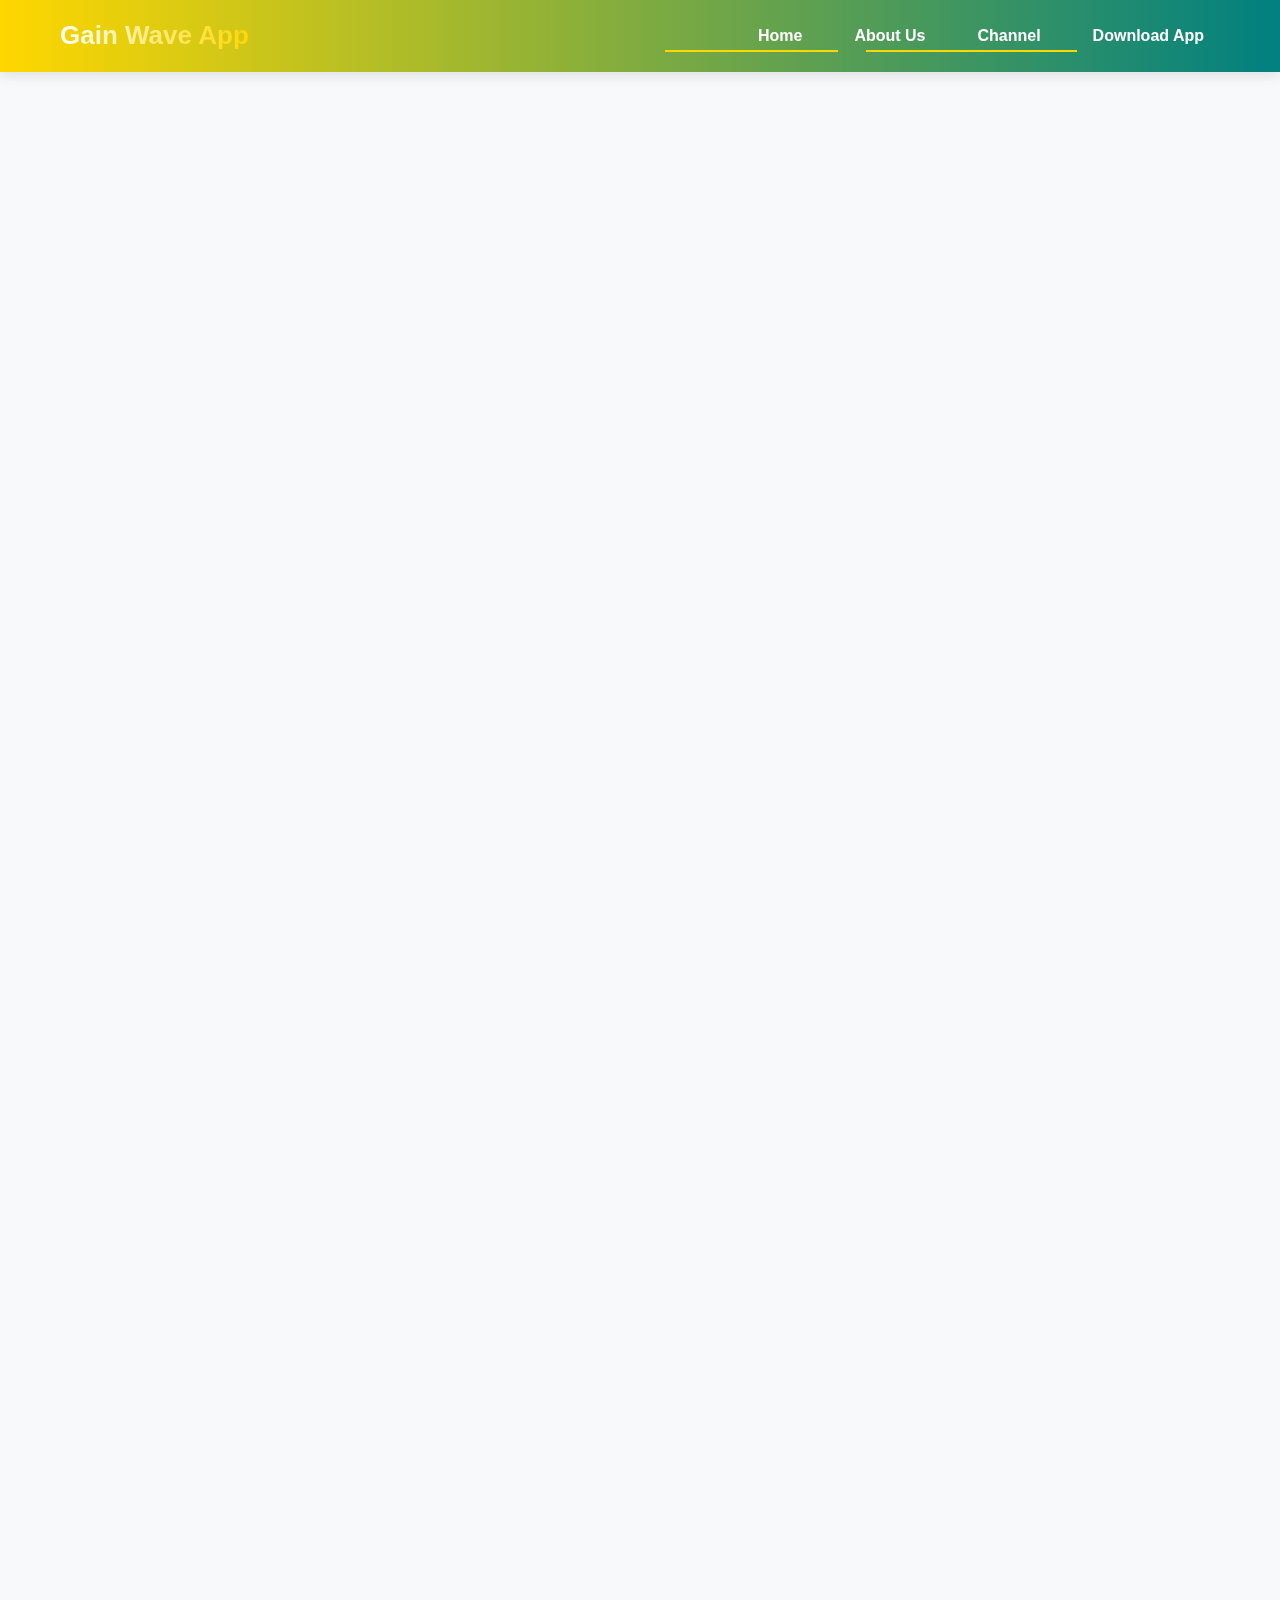
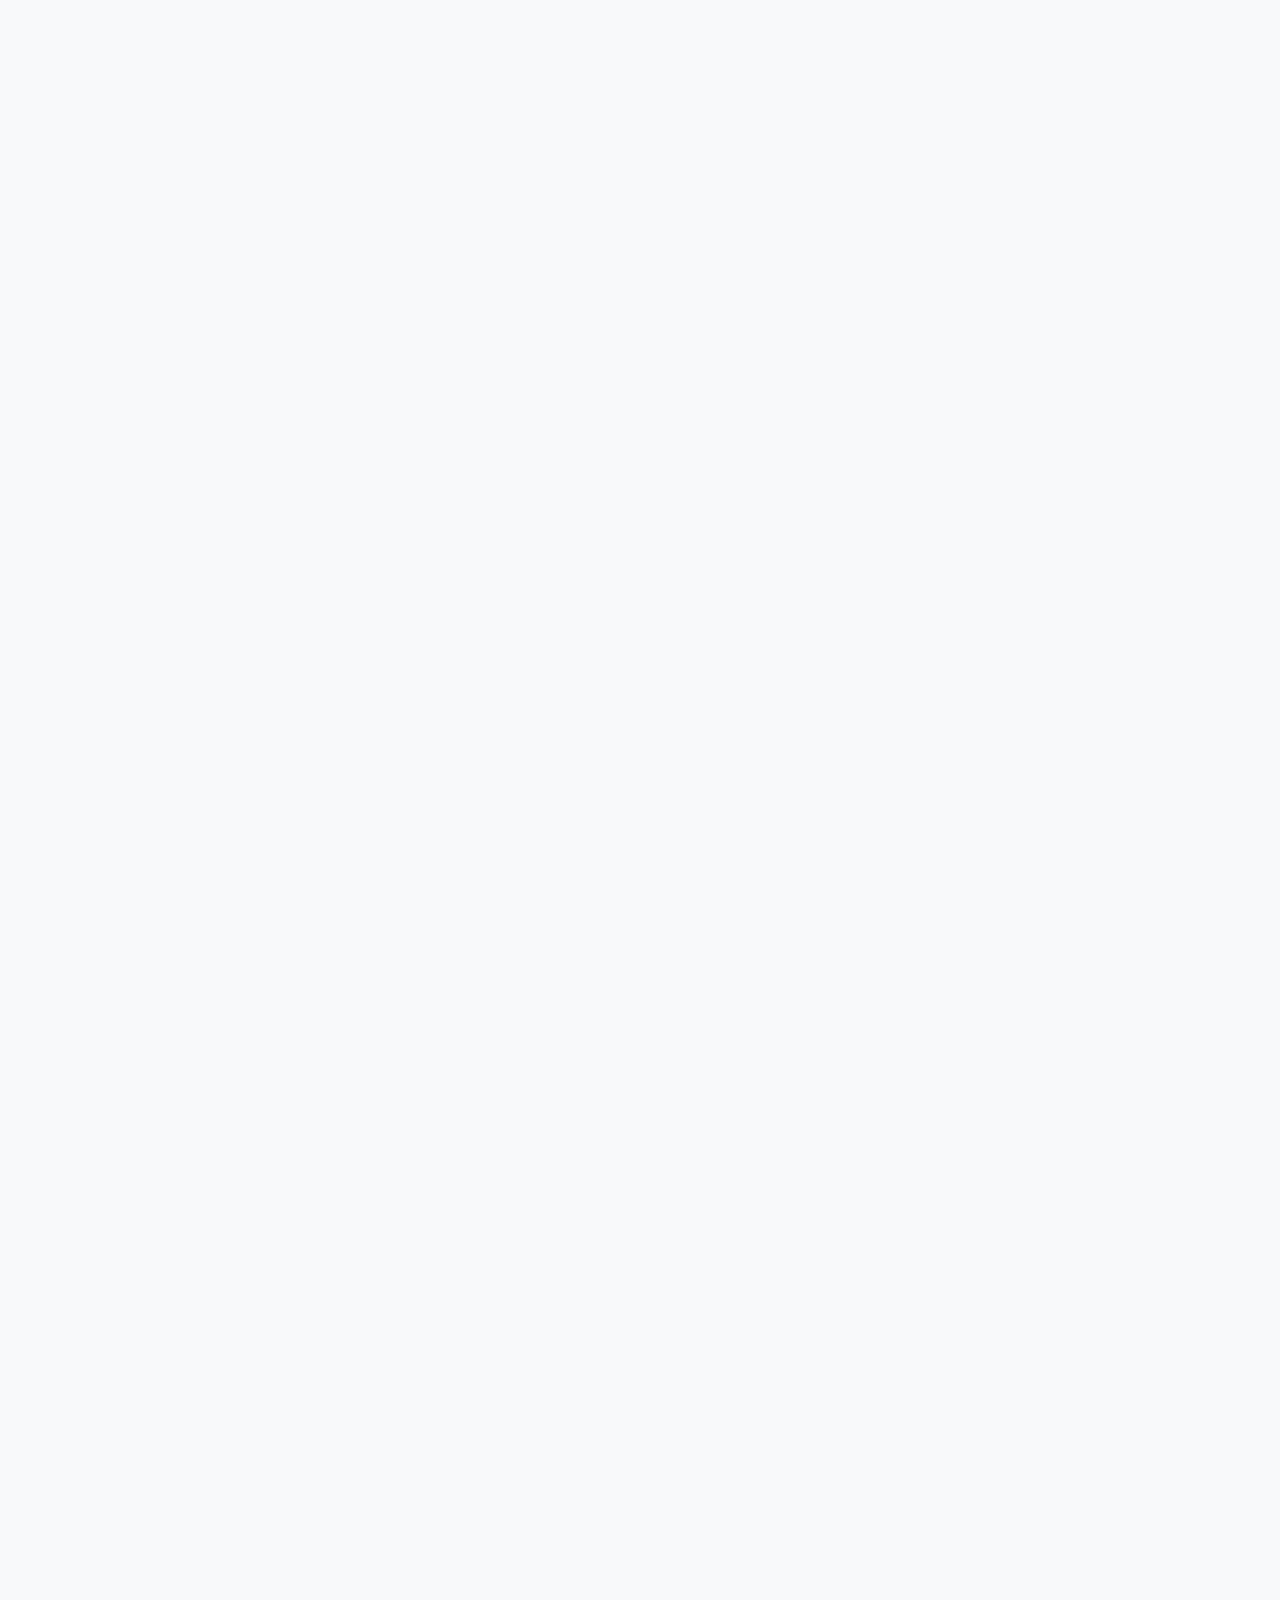
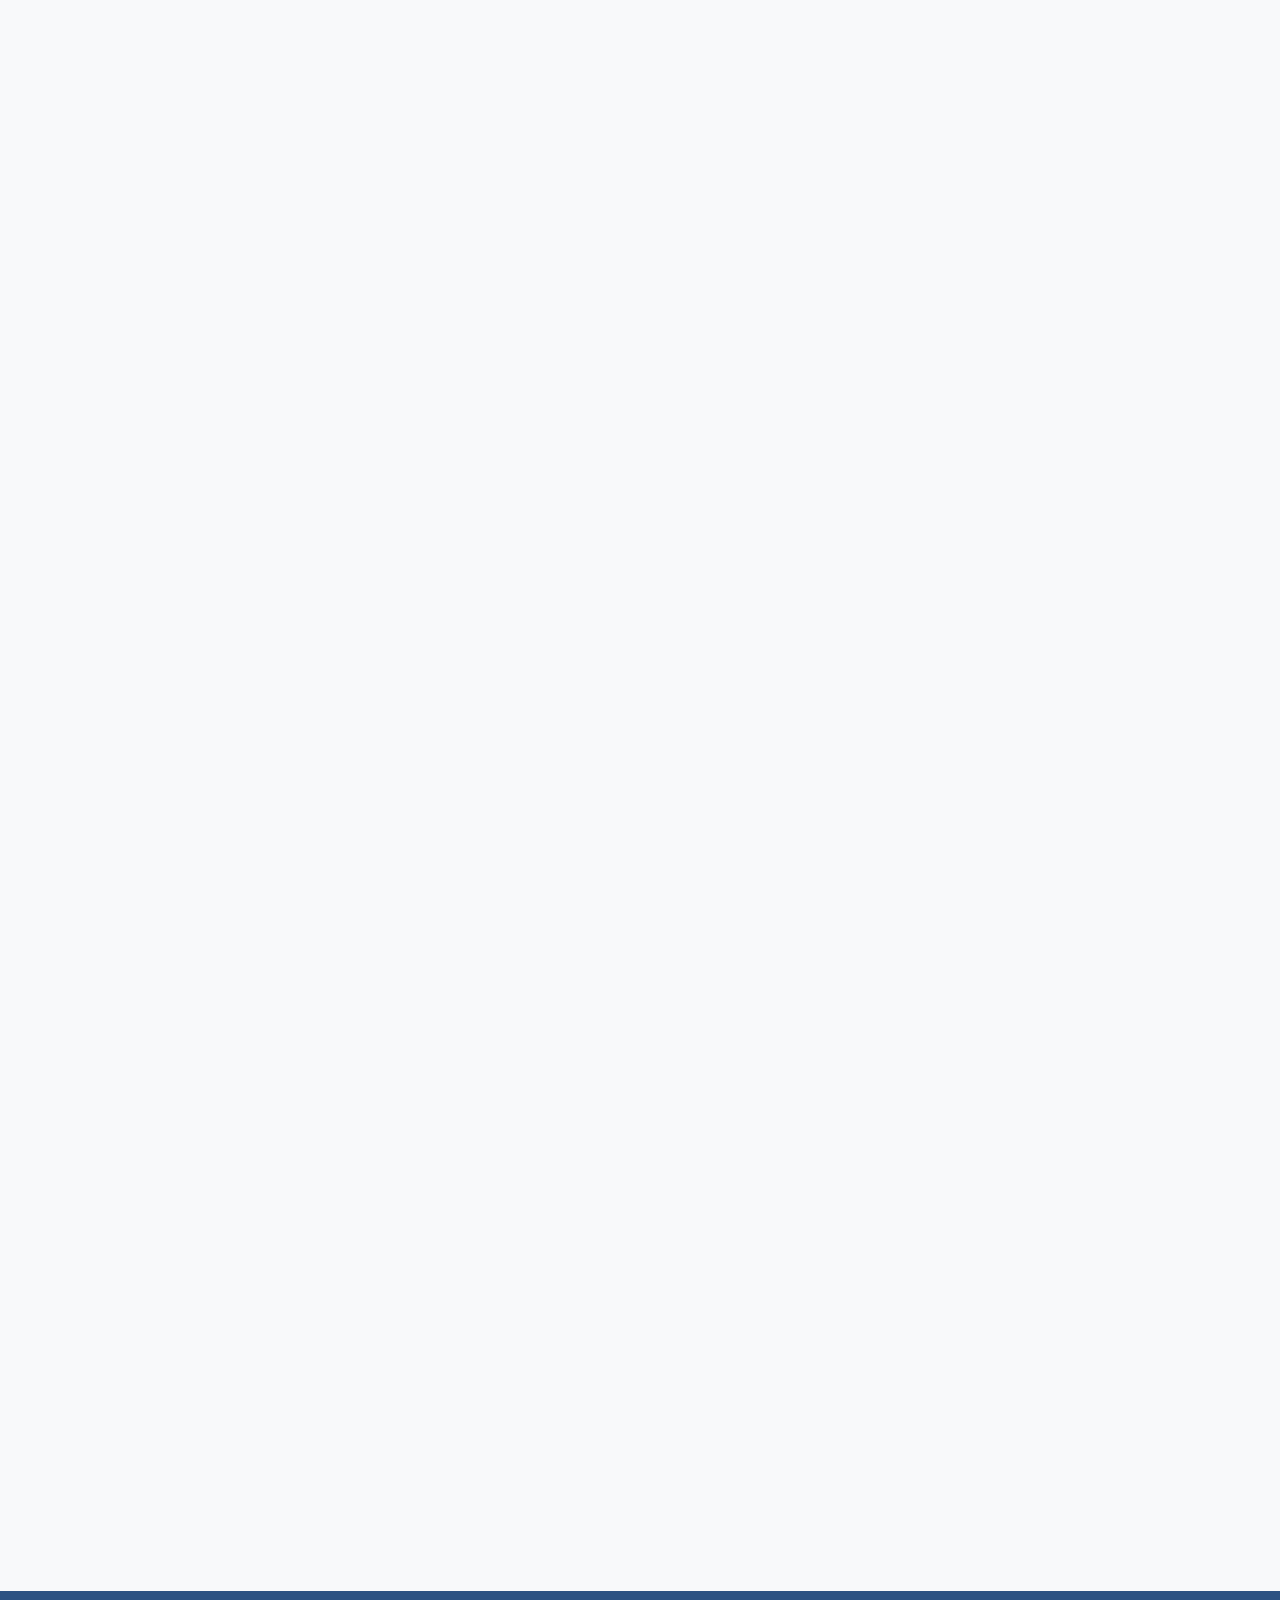
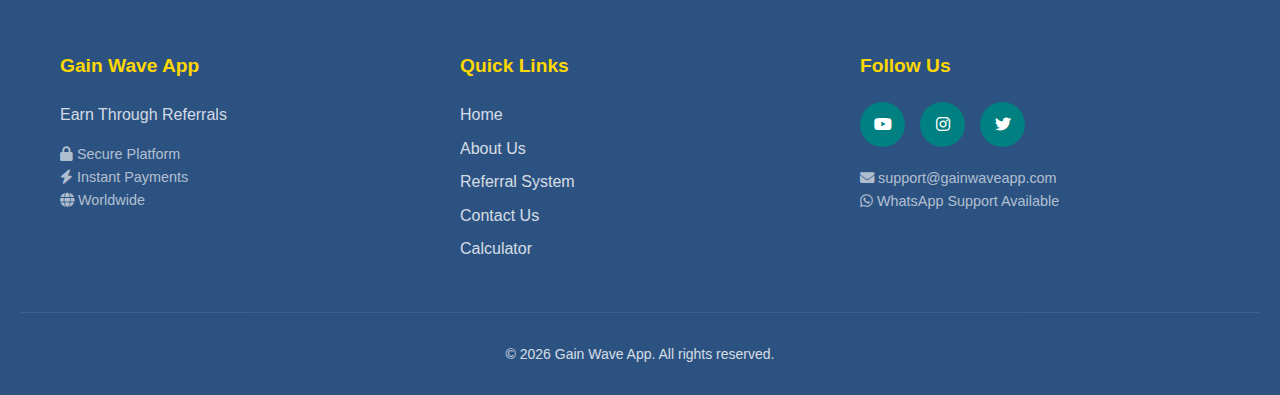
<file: index.html>
<!DOCTYPE html>
<html lang="en">
<head>
    <meta charset="UTF-8">
    <meta name="viewport" content="width=device-width, initial-scale=1.0">
    
    <title>Earn Online with Gain Wave App | Earn Through Referrals</title>
    <meta name="description" content="Gain Wave App helps you earn online through a powerful 5-level referral system.">
    <meta name="robots" content="index, follow">
    <meta name="google-adsense-account" content="ca-pub-8388202384591110">
    
    <!-- Google Ads -->
    <script async src="https://pagead2.googlesyndication.com/pagead/js/adsbygoogle.js?client=ca-pub-8388202384591110" crossorigin="anonymous"></script>
    
    <!-- External CSS -->
    <link rel="stylesheet" href="style.css">
    <link rel="stylesheet" href="https://cdnjs.cloudflare.com/ajax/libs/font-awesome/6.4.0/css/all.min.css">
    
    <style>
        /* Page-specific hero background */
        .hero {
            background: linear-gradient(rgba(0, 128, 128, 0.85), rgba(0, 128, 128, 0.85)), url('https://images.unsplash.com/photo-1535016120720-40c646be5580') center/cover no-repeat;
        }
        
        /* Referral System Section Styles for index.html */
        .referral {
            background: linear-gradient(to right, #1e3c72, #2a5298);
            color: white;
            position: relative;
            overflow: hidden;
        }
        
        .referral::before {
            content: '';
            position: absolute;
            top: -50%;
            left: -50%;
            width: 200%;
            height: 200%;
            background: radial-gradient(circle, rgba(255, 215, 0, 0.1) 0%, transparent 70%);
            animation: pulse 4s ease-in-out infinite;
        }
        
        .referral-table {
            overflow-x: auto;
            background: white;
            border-radius: 12px;
            box-shadow: 0 15px 35px rgba(0, 0, 0, 0.2);
            margin: 40px auto;
            max-width: 800px;
            animation: slideInRight 0.8s ease;
        }
        
        .referral-table table {
            width: 100%;
            border-collapse: collapse;
            min-width: 500px;
        }
        
        .referral-table th {
            background: linear-gradient(to right, #008080, #20b2aa);
            color: white;
            font-weight: 700;
            font-size: 1.1rem;
            padding: 20px;
            text-align: center;
            border-bottom: 3px solid #FFD700;
        }
        
        .referral-table td {
            padding: 18px;
            text-align: center;
            border-bottom: 1px solid #eee;
            color: #333;
            font-weight: 500;
            font-size: 1rem;
        }
        
        .referral-table tr {
            transition: all 0.3s ease;
        }
        
        .referral-table tr:hover {
            background: linear-gradient(to right, rgba(0, 128, 128, 0.05), rgba(32, 178, 170, 0.05));
            transform: scale(1.01);
        }
        
        .referral-table td:last-child {
            color: #008080;
            font-weight: 700;
            font-size: 1.1rem;
            background: rgba(0, 128, 128, 0.05);
        }
        
        .referral-table td:nth-child(2) {
            color: #2a5298;
            font-weight: 600;
        }
        
        .referral-table td:nth-child(1) {
            font-weight: 700;
            color: #1e3c72;
            background: rgba(255, 215, 0, 0.05);
        }
        
        /* Referral circles for index.html */
        .referral-flow {
            display: flex;
            justify-content: center;
            flex-wrap: wrap;
            gap: 20px;
            margin: 50px 0;
            padding: 20px;
        }
        
        .level-circle {
            width: 100px;
            height: 100px;
            border-radius: 50%;
            display: flex;
            flex-direction: column;
            justify-content: center;
            align-items: center;
            background: linear-gradient(145deg, #FFD700, #ffae00);
            color: #000;
            font-weight: 800;
            font-size: 1.3rem;
            box-shadow: 0 10px 30px rgba(255, 215, 0, 0.4);
            transition: all 0.3s ease;
            position: relative;
            overflow: hidden;
            animation: fadeIn 0.6s ease;
            border: 3px solid white;
        }
        
        .level-circle::before {
            content: '';
            position: absolute;
            top: -50%;
            left: -50%;
            width: 200%;
            height: 200%;
            background: linear-gradient(45deg, transparent, rgba(255, 255, 255, 0.3), transparent);
            transform: rotate(45deg);
            animation: shine 3s infinite linear;
        }
        
        .level-circle:hover {
            transform: scale(1.1) rotate(5deg);
            box-shadow: 0 15px 40px rgba(255, 215, 0, 0.6);
        }
        
        .level-circle span {
            font-size: 0.9rem;
            opacity: 0.9;
            font-weight: 600;
            margin-top: 5px;
        }
        
        /* Section title for referral section in index.html */
        .referral .section-title h2 {
            color: white;
            background: linear-gradient(to right, #FFD700, #ffae00);
            -webkit-background-clip: text;
            background-clip: text;
            color: transparent;
            display: inline-block;
            margin-bottom: 15px;
        }
        
        .referral .section-title p {
            color: rgba(255, 255, 255, 0.9);
            font-size: 1.2rem;
            max-width: 600px;
            margin: 0 auto;
        }
        
        /* Features Section Enhancement */
        .features {
            background: #EBFEFE;
        }
        
        .feature-card {
            background: white;
            padding: 35px;
            border-radius: 12px;
            text-align: center;
            box-shadow: 0 10px 25px rgba(0, 0, 0, 0.1);
            transition: all 0.3s ease;
            border-top: 5px solid #008080;
        }
        
        .feature-card:hover {
            transform: translateY(-10px);
            box-shadow: 0 20px 40px rgba(0, 0, 0, 0.15);
        }
        
        .feature-icon {
            font-size: 48px;
            color: #008080;
            margin-bottom: 20px;
            background: linear-gradient(145deg, rgba(0, 128, 128, 0.1), rgba(255, 215, 0, 0.1));
            width: 80px;
            height: 80px;
            line-height: 80px;
            border-radius: 50%;
            display: inline-block;
            animation: float 3s ease-in-out infinite;
        }
        
        /* Video Section */
        .video-section {
            background: #d6f5f5;
        }
        
        .video-wrapper {
            position: relative;
            max-width: 900px;
            margin: auto;
            border-radius: 16px;
            overflow: hidden;
            box-shadow: 0 20px 40px rgba(0, 0, 0, 0.3);
            animation: fadeIn 1s ease;
        }
        
        .mute-btn {
            position: absolute;
            bottom: 20px;
            right: 20px;
            background: rgba(0, 0, 0, 0.7);
            color: white;
            border: none;
            border-radius: 50%;
            width: 50px;
            height: 50px;
            font-size: 20px;
            cursor: pointer;
            transition: all 0.3s ease;
            z-index: 10;
        }
        
        .mute-btn:hover {
            background: rgba(0, 0, 0, 0.9);
            transform: scale(1.1);
        }
        
        /* Animations */
        @keyframes pulse {
            0%, 100% { opacity: 0.5; }
            50% { opacity: 1; }
        }
        
        @keyframes shine {
            0% { transform: translateX(-100%) rotate(45deg); }
            100% { transform: translateX(100%) rotate(45deg); }
        }
        
        @keyframes fadeIn {
            from { opacity: 0; transform: translateY(20px); }
            to { opacity: 1; transform: translateY(0); }
        }
        
        @keyframes slideInRight {
            from { opacity: 0; transform: translateX(50px); }
            to { opacity: 1; transform: translateX(0); }
        }
        
        /* Mobile Responsive for index.html referral section */
        @media (max-width: 768px) {
            .level-circle {
                width: 80px;
                height: 80px;
                font-size: 1.1rem;
            }
            
            .level-circle span {
                font-size: 0.8rem;
            }
            
            .referral-table {
                margin: 20px 0;
            }
            
            .referral-table th,
            .referral-table td {
                padding: 15px 10px;
                font-size: 0.9rem;
            }
            
            .referral-table td:last-child {
                font-size: 1rem;
            }
        }
        
        @media (max-width: 480px) {
            .level-circle {
                width: 70px;
                height: 70px;
                font-size: 1rem;
            }
            
            .level-circle span {
                font-size: 0.7rem;
            }
            
            .referral-flow {
                gap: 15px;
                margin: 30px 0;
            }
            
            .referral-table {
                margin: 10px 0;
            }
            
            .referral-table th,
            .referral-table td {
                padding: 12px 8px;
                font-size: 0.85rem;
            }
        }
    </style>
</head>
<body>
    <!-- Loading Spinner -->
<div id="loading-spinner">
  <div class="spinner"></div>
</div>
    <!-- Header -->
    <header>
        <div class="container header-content">
            <div class="logo">Gain Wave App</div>
            <button class="menu-toggle" id="menuToggle" aria-label="Toggle navigation">
                <i class="fas fa-bars"></i>
            </button>
            <nav>
                <ul id="navMenu">
                    <li><a href="index.html">Home</a></li>
                    <li><a href="about.html">About Us</a></li>
                    <li><a href="https://whatsapp.com/channel/0029VbBnprPH5JLyxGDV0N0b" target="_blank" rel="noopener">Channel</a></li>
                    <li><a href="https://drive.google.com/file/d/1COrTRArvelL6PXdgNr3Q8kMHKDiWijzx/view" target="_blank" rel="noopener">Download App</a></li>

                </ul>
            </nav>
        </div>
    </header>

    <!-- Hero Section -->
    <section class="hero">
        <div class="container hero-content">
            <h1>Earn Through Referrals</h1>
            <p>The best referral app to grow your income online</p>
            <a href="https://web.gainwaveapp.com/auth/register?ref=GWADM"
               class="download-btn-large" target="_blank" rel="noopener">
               Create Account
            </a>
        </div>
    </section>

    <!-- Features Section -->
    <section class="features">
        <div class="container">
            <div class="section-title">
                <h2>Amazing Features</h2>
                <p>Everything you need to succeed</p>
            </div>

            <div class="features-grid">
                <div class="feature-card">
                    <div class="feature-icon"><i class="fas fa-wallet"></i></div>
                    <h3>Instant Earnings</h3>
                    <p>Track your USDT earnings anytime in real-time</p>
                </div>
                <div class="feature-card">
                    <div class="feature-icon"><i class="fas fa-users"></i></div>
                    <h3>5 Levels Income</h3>
                    <p>Earn from up to 5 referral levels deep</p>
                </div>
                <div class="feature-card">
                    <div class="feature-icon"><i class="fas fa-chart-line"></i></div>
                    <h3>Unlimited Growth</h3>
                    <p>Build a global earning network with no limits</p>
                </div>
            </div>
        </div>
    </section>

    <!-- Referral System Section - Updated to match referals.html -->
    <section class="referral">
        <div class="container">
            <div class="section-title">
                <h2>Referral Income System</h2>
                <p>Earn up to <strong>20 USDT</strong> from one referral chain</p>
            </div>

            <!-- Visual Referral Flow -->
            <div class="referral-flow">
                <div class="level-circle">A<br><span>10 USDT</span></div>
                <div class="level-circle">B<br><span>5 USDT</span></div>
                <div class="level-circle">C<br><span>3 USDT</span></div>
                <div class="level-circle">D<br><span>1 USDT</span></div>
                <div class="level-circle">E<br><span>1 USDT</span></div>
            </div>

            <!-- Referral Table -->
            <div class="referral-table">
                <table>
                    <thead>
                        <tr>
                            <th>Level</th>
                            <th>Referral Type</th>
                            <th>Earnings</th>
                        </tr>
                    </thead>
                    <tbody>
                        <tr>
                            <td>A</td>
                            <td>Direct Referrals</td>
                            <td>10 USDT</td>
                        </tr>
                        <tr>
                            <td>B</td>
                            <td>Invited by Level A</td>
                            <td>5 USDT</td>
                        </tr>
                        <tr>
                            <td>C</td>
                            <td>Invited by Level B</td>
                            <td>3 USDT</td>
                        </tr>
                        <tr>
                            <td>D</td>
                            <td>Invited by Level C</td>
                            <td>1 USDT</td>
                        </tr>
                        <tr>
                            <td>E</td>
                            <td>Invited by Level D</td>
                            <td>1 USDT</td>
                        </tr>
                    </tbody>
                </table>
            </div>
            
            <!-- Total Earnings Summary -->
            <div style="text-align: center; margin: 40px 0; padding: 20px; background: rgba(255, 255, 255, 0.1); border-radius: 10px;">
                <h3 style="color: #FFD700; margin-bottom: 10px;">Total Potential Earnings</h3>
                <p style="font-size: 1.2rem; color: white;">
                    <strong style="font-size: 2rem; color: #FFD700;">20 USDT</strong> per complete referral chain
                </p>
                <p style="color: rgba(255, 255, 255, 0.8); margin-top: 10px;">
                    Earn from 5 levels of your network • Unlimited referrals • Instant payments
                </p>
            </div>
            
            <!-- Quick Activation Info -->
            <div style="background: rgba(255, 215, 0, 0.1); border: 2px solid rgba(255, 215, 0, 0.3); border-radius: 10px; padding: 25px; margin: 30px 0; text-align: center;">
                <h4 style="color: #FFD700; margin-bottom: 15px; display: flex; align-items: center; justify-content: center; gap: 10px;">
                    <i class="fas fa-bolt"></i> Quick Start Guide
                </h4>
                <div style="display: flex; flex-wrap: wrap; justify-content: center; gap: 20px; margin-top: 20px;">
                    <div style="background: white; padding: 15px 25px; border-radius: 8px; color: #333; font-weight: 600; box-shadow: 0 5px 15px rgba(0,0,0,0.1);">
                        <i class="fas fa-user-plus" style="color: #008080; margin-right: 8px;"></i> 1. Register Free
                    </div>
                    <div style="background: white; padding: 15px 25px; border-radius: 8px; color: #333; font-weight: 600; box-shadow: 0 5px 15px rgba(0,0,0,0.1);">
                        <i class="fas fa-key" style="color: #008080; margin-right: 8px;"></i> 2. Activate with 30 USDT
                    </div>
                    <div style="background: white; padding: 15px 25px; border-radius: 8px; color: #333; font-weight: 600; box-shadow: 0 5px 15px rgba(0,0,0,0.1);">
                        <i class="fas fa-share-alt" style="color: #008080; margin-right: 8px;"></i> 3. Share & Earn
                    </div>
                </div>
            </div>
        </div>
    </section>

    <!-- Video Section -->
    <section class="video-section">
        <div class="container">
            <div class="section-title">
                <h2>How Gain Wave App Works</h2>
                <p>Watch and learn how to earn through referrals</p>
            </div>

    <!-- Video Section -->
    <section class="video-section">
<div class="video-wrapper youtube-video">
    
<iframe width="1410" height="500" src="https://www.youtube.com/embed/JCcN4tPEOgY" 
    title="How To Make Your First $5000 In 2026 For Beginners! (make money online)" 
    frameborder="0" allow="accelerometer; autoplay; clipboard-write; encrypted-media; gyroscope; picture-in-picture; 
    web-share" referrerpolicy="strict-origin-when-cross-origin" allowfullscreen></iframe>
</div>
            
            <!-- Video Description -->
            <div style="max-width: 800px; margin: 40px auto 0; text-align: center; padding: 25px; background: white; border-radius: 12px; box-shadow: 0 10px 25px rgba(0,0,0,0.1);">
                <h3 style="color: #008080; margin-bottom: 15px;">Start Your Earning Journey in 3 Easy Steps</h3>
                <div style="display: grid; grid-template-columns: repeat(auto-fit, minmax(200px, 1fr)); gap: 20px; margin-top: 25px;">
                    <div>
                        <div style="width: 50px; height: 50px; background: #008080; color: white; border-radius: 50%; display: flex; align-items: center; justify-content: center; font-weight: 800; font-size: 1.2rem; margin: 0 auto 15px;">1</div>
                        <h4 style="color: #1e3c72; margin-bottom: 10px;">Download & Register</h4>
                        <p style="color: #666;">Get the app and create your free account</p>
                    </div>
                    <div>
                        <div style="width: 50px; height: 50px; background: #008080; color: white; border-radius: 50%; display: flex; align-items: center; justify-content: center; font-weight: 800; font-size: 1.2rem; margin: 0 auto 15px;">2</div>
                        <h4 style="color: #1e3c72; margin-bottom: 10px;">Activate Account</h4>
                        <p style="color: #666;">Deposit 30 USDT to activate all features</p>
                    </div>
                    <div>
                        <div style="width: 50px; height: 50px; background: #008080; color: white; border-radius: 50%; display: flex; align-items: center; justify-content: center; font-weight: 800; font-size: 1.2rem; margin: 0 auto 15px;">3</div>
                        <h4 style="color: #1e3c72; margin-bottom: 10px;">Share & Earn</h4>
                        <p style="color: #666;">Share your referral link and earn from 5 levels</p>
                    </div>
                </div>
            </div>
        </div>
    </section>

    <!-- Testimonials Section -->
    <section class="features" style="background: #f8f9fa;">
        <div class="container">
            <div class="section-title">
                <h2>Success Stories</h2>
                <p>See what our users are saying</p>
            </div>
            
            <div class="features-grid">
                <div class="feature-card" style="text-align: left;">
                    <div style="display: flex; align-items: center; margin-bottom: 20px;">
                        <div style="width: 50px; height: 50px; background: #008080; color: white; border-radius: 50%; display: flex; align-items: center; justify-content: center; font-weight: 800; font-size: 1.2rem; margin-right: 15px;">JS</div>
                        <div>
                            <h4 style="color: #1e3c72; margin: 0;">John S.</h4>
                            <p style="color: #666; font-size: 0.9rem;">Earning since March 2024</p>
                        </div>
                    </div>
                    <p style="color: #555; font-style: italic; line-height: 1.6;">"I activated my account with 30 USDT and within a month, I've earned over 200 USDT from referrals. The 5-level system really works!"</p>
                </div>
                
                <div class="feature-card" style="text-align: left;">
                    <div style="display: flex; align-items: center; margin-bottom: 20px;">
                        <div style="width: 50px; height: 50px; background: #008080; color: white; border-radius: 50%; display: flex; align-items: center; justify-content: center; font-weight: 800; font-size: 1.2rem; margin-right: 15px;">MD</div>
                        <div>
                            <h4 style="color: #1e3c72; margin: 0;">Maria D.</h4>
                            <p style="color: #666; font-size: 0.9rem;">Earning since January 2024</p>
                        </div>
                    </div>
                    <p style="color: #555; font-style: italic; line-height: 1.6;">"The activation fee was worth it. I've built a network of 50+ people and earn passive income every day from my referrals."</p>
                </div>
                
                <div class="feature-card" style="text-align: left;">
                    <div style="display: flex; align-items: center; margin-bottom: 20px;">
                        <div style="width: 50px; height: 50px; background: #008080; color: white; border-radius: 50%; display: flex; align-items: center; justify-content: center; font-weight: 800; font-size: 1.2rem; margin-right: 15px;">AK</div>
                        <div>
                            <h4 style="color: #1e3c72; margin: 0;">Alex K.</h4>
                            <p style="color: #666; font-size: 0.9rem;">Earning since February 2024</p>
                        </div>
                    </div>
                    <p style="color: #555; font-style: italic; line-height: 1.6;">"Best decision I made! The 30 USDT activation opened up earning from 5 levels. My network keeps growing and so do my earnings."</p>
                </div>
            </div>
        </div>
    </section>

    <!-- CTA Section -->
    <section class="cta">
        <div class="container">
            <h2>Ready to Start Earning?</h2>
            <p>Download Gain Wave App, activate your account, and start building your income today</p>
            <div style="display: flex; flex-wrap: wrap; gap: 20px; justify-content: center; margin-top: 30px;">
                <a class="download-btn-large" href="https://drive.google.com/file/d/1COrTRArvelL6PXdgNr3Q8kMHKDiWijzx/view" target="_blank" rel="noopener">
                    <i class="fab fa-android"></i> Download App
                </a>
                <a href="https://web.gainwaveapp.com/auth/register?ref=GWADM" target="_blank" rel="noopener" style="background: #FFD700; color: #000; padding: 16px 40px; border-radius: 30px; font-weight: 700; text-decoration: none; transition: all 0.3s ease; display: inline-flex; align-items: center; gap: 10px;">
                    <i class="fas fa-key"></i> Create Account
                </a>
            </div>
            <p style="margin-top: 20px; font-size: 0.9rem; opacity: 0.9;">
                <i class="fas fa-info-circle"></i> Account activation requires 30 USDT deposit
            </p>
        </div>
    </section>

    <!-- Footer -->
    <footer>
        <div class="container footer-content">
            <div>
                <h3>Gain Wave App</h3>
                <p>Earn Through Referrals</p>
                <p style="font-size: 0.9rem; margin-top: 10px; opacity: 0.8;">
                    <i class="fas fa-lock"></i> Secure Platform<br>
                    <i class="fas fa-bolt"></i> Instant Payments<br>
                    <i class="fas fa-globe"></i> Worldwide
                </p>
            </div>
            <div>
                <h3>Quick Links</h3>
                <ul style="list-style: none; padding: 0; margin-top: 10px;">
                    <li style="margin-bottom: 8px;"><a href="index.html" style="color: white; text-decoration: none; opacity: 0.8; transition: opacity 0.3s;">Home</a></li>
                    <li style="margin-bottom: 8px;"><a href="about.html" style="color: white; text-decoration: none; opacity: 0.8; transition: opacity 0.3s;">About Us</a></li>
                    <li style="margin-bottom: 8px;"><a href="referals.html" style="color: white; text-decoration: none; opacity: 0.8; transition: opacity 0.3s;">Referral System</a></li>
                    <li style="margin-bottom: 8px;"><a href="contact.html" style="color: white; text-decoration: none; opacity: 0.8; transition: opacity 0.3s;">Contact Us</a></li>
                    <li style="margin-bottom: 8px;"><a href="calculator.html" style="color: white; text-decoration: none; opacity: 0.8; transition: opacity 0.3s;">Calculator</a></li>                    <li>
                </ul>
            </div>
            <div>
                <h3>Follow Us</h3>
                <div class="social-icons">
                    <a href="https://www.youtube.com/@GainWaveApp" target="_blank" rel="noopener noreferrer" aria-label="YouTube">
                        <i class="fab fa-youtube"></i>
                    </a>
                    <a href="https://www.instagram.com/gain.wave_app/" target="_blank" rel="noopener noreferrer" aria-label="Instagram">
                        <i class="fab fa-instagram"></i>
                    </a>
                    <a href="https://x.com/Gain_Wave" target="_blank" rel="noopener noreferrer" aria-label="Twitter">
                        <i class="fab fa-twitter"></i>
                    </a>
                </div>
                <p style="margin-top: 20px; font-size: 0.9rem; opacity: 0.8;">
                    <i class="fas fa-envelope"></i> support@gainwaveapp.com<br>
                    <i class="fab fa-whatsapp"></i> WhatsApp Support Available
                </p>
            </div>
        </div>
        <div class="copyright">
            © <span id="currentYear">2025</span> Gain Wave App. All rights reserved.
        </div>
    </footer>

    <!-- External JavaScript -->
    <script src="script.js"></script>
    
    <!-- Additional Scripts for index.html -->
    <script>
        document.addEventListener('DOMContentLoaded', function() {
            // Animate table rows on scroll for index.html
            const observerOptions = {
                threshold: 0.2,
                rootMargin: '0px 0px -50px 0px'
            };
            
            const observer = new IntersectionObserver((entries) => {
                entries.forEach(entry => {
                    if (entry.isIntersecting) {
                        const rows = entry.target.querySelectorAll('tr');
                        rows.forEach((row, index) => {
                            setTimeout(() => {
                                row.style.opacity = '1';
                                row.style.transform = 'translateY(0)';
                            }, index * 200);
                        });
                    }
                });
            }, observerOptions);
            
            // Observe table in index.html
            const table = document.querySelector('.referral-table');
            if (table) {
                const rows = table.querySelectorAll('tr');
                rows.forEach(row => {
                    row.style.opacity = '0';
                    row.style.transform = 'translateY(20px)';
                    row.style.transition = 'opacity 0.5s ease, transform 0.5s ease';
                });
                observer.observe(table);
            }
            
            // Animate level circles on scroll for index.html
            const circleObserver = new IntersectionObserver((entries) => {
                entries.forEach(entry => {
                    if (entry.isIntersecting) {
                        const circles = document.querySelectorAll('.level-circle');
                        circles.forEach((circle, index) => {
                            setTimeout(() => {
                                circle.style.opacity = '1';
                                circle.style.transform = 'scale(1)';
                            }, index * 300);
                        });
                    }
                });
            }, { threshold: 0.3 });
            
            const flowSection = document.querySelector('.referral-flow');
            if (flowSection) {
                const circles = document.querySelectorAll('.level-circle');
                circles.forEach(circle => {
                    circle.style.opacity = '0';
                    circle.style.transform = 'scale(0.5)';
                    circle.style.transition = 'opacity 0.5s ease, transform 0.5s ease';
                });
                circleObserver.observe(flowSection);
            }
            
            // Animate feature cards
            const featureObserver = new IntersectionObserver((entries) => {
                entries.forEach(entry => {
                    if (entry.isIntersecting) {
                        const cards = entry.target.querySelectorAll('.feature-card');
                        cards.forEach((card, index) => {
                            setTimeout(() => {
                                card.style.opacity = '1';
                                card.style.transform = 'translateY(0)';
                            }, index * 300);
                        });
                    }
                });
            }, { threshold: 0.2 });
            
            const featuresSection = document.querySelector('.features-grid');
            if (featuresSection) {
                const cards = featuresSection.querySelectorAll('.feature-card');
                cards.forEach(card => {
                    card.style.opacity = '0';
                    card.style.transform = 'translateY(30px)';
                    card.style.transition = 'opacity 0.5s ease, transform 0.5s ease';
                });
                featureObserver.observe(featuresSection);
            }
        });
    </script>
</body>


</html>
</file>
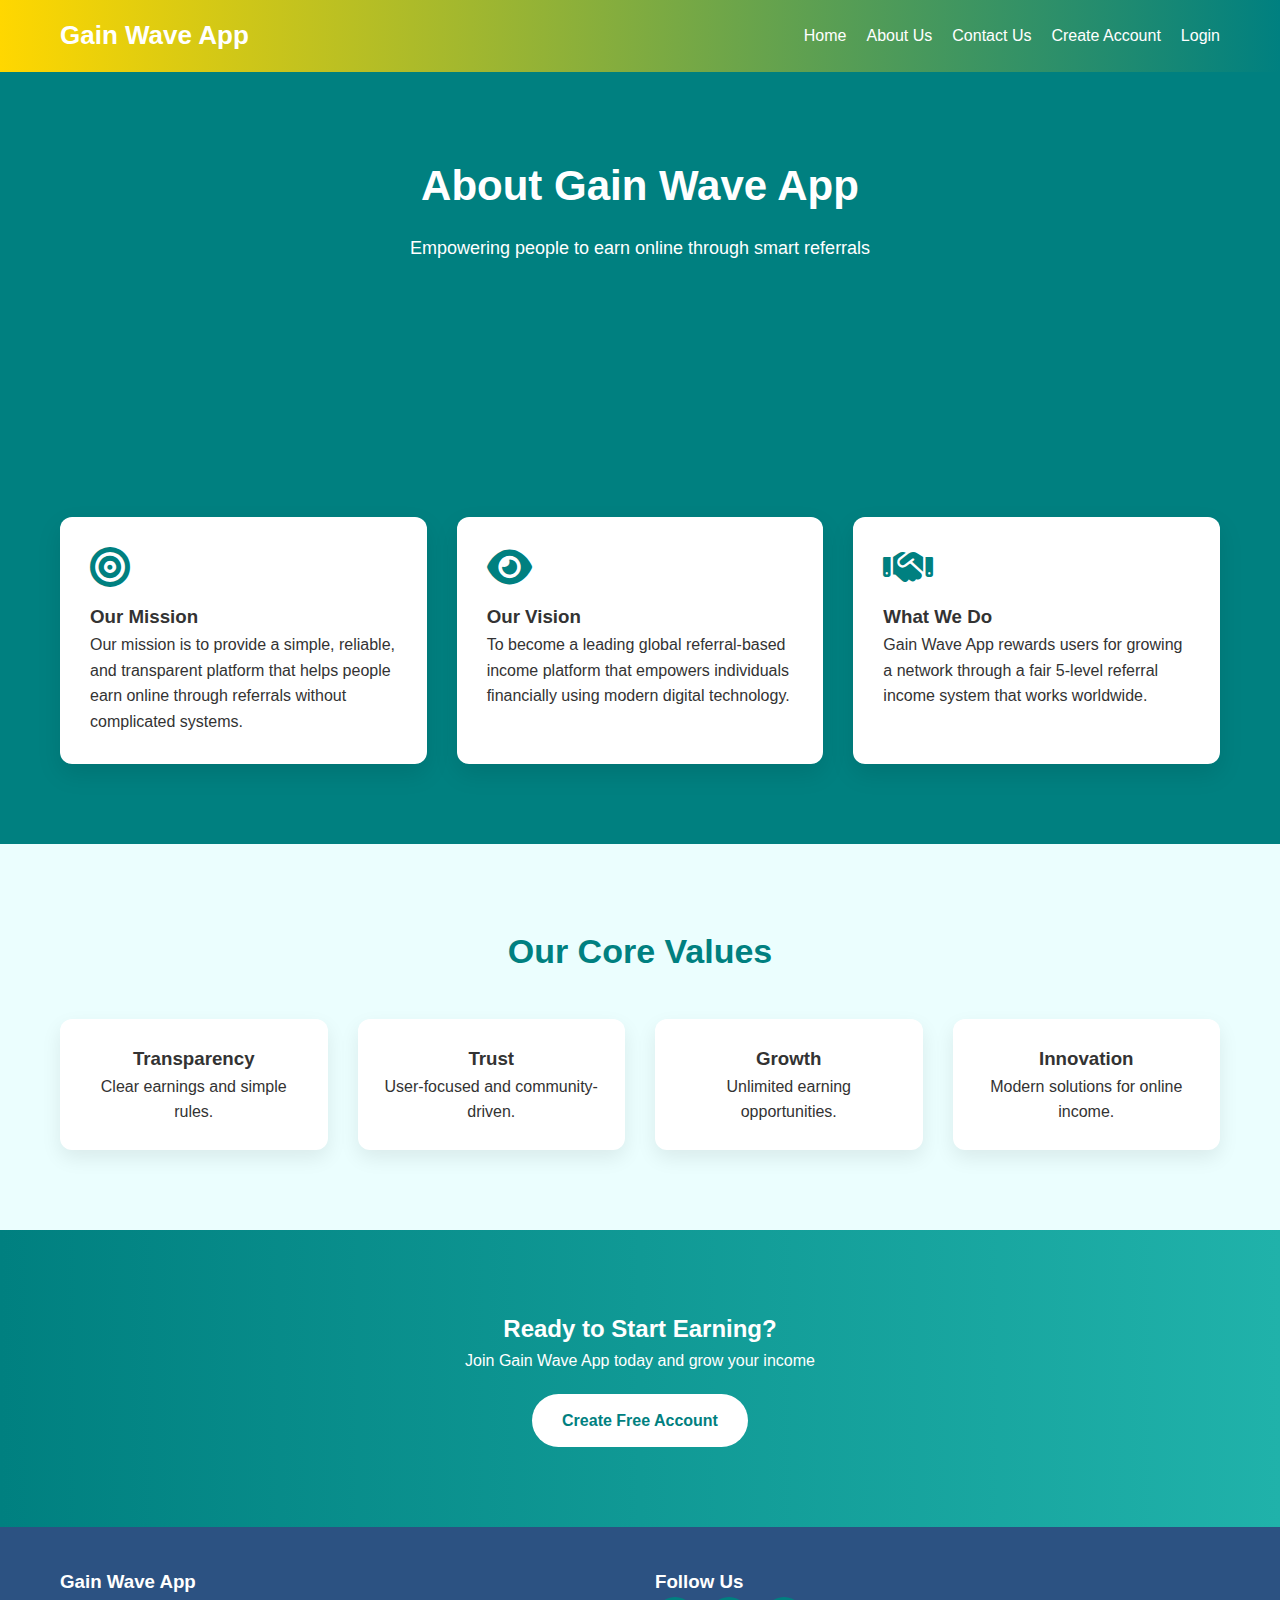
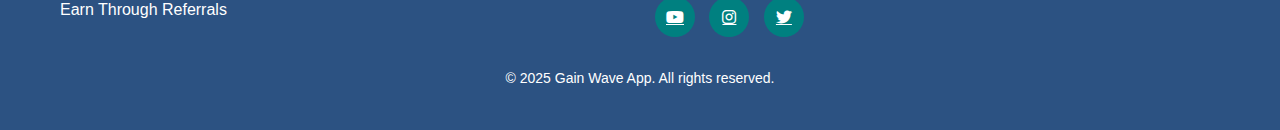
<file: about.html>
<!DOCTYPE html>
<html lang="en">
<head>
<meta charset="UTF-8">
<meta name="viewport" content="width=device-width, initial-scale=1.0">

<title>About Us | Gain Wave App</title>
<meta name="description" content="Learn more about Gain Wave App, our mission, vision, and how we help people earn online through referrals.">
<meta name="robots" content="index, follow">

<link rel="stylesheet" href="https://cdnjs.cloudflare.com/ajax/libs/font-awesome/6.4.0/css/all.min.css">

<style>
*{margin:0;padding:0;box-sizing:border-box;font-family:Segoe UI,Tahoma,Verdana,sans-serif}
body{background:#008080;color:#333;line-height:1.6}
.container{max-width:1200px;margin:auto;padding:0 20px}

/* HEADER */
header{background:linear-gradient(to right,#FFD700,#008080);color:#fff;padding:15px 0}
.header-content{display:flex;justify-content:space-between;align-items:center;flex-wrap:wrap}
.logo{font-size:26px;font-weight:bold}
nav ul{display:flex;list-style:none;gap:20px}
nav a{color:white;text-decoration:none;font-weight:500}

/* HERO */
.hero{
padding:80px 20px;
text-align:center;
color:white;
background:linear-gradient(rgba(0,128,128,.85),rgba(0,128,128,.85)),
url('https://images.unsplash.com/photo-1556761175-4b46a572b786') center/cover no-repeat
}
.hero h1{font-size:42px}
.hero p{margin-top:15px;font-size:18px}

/* SECTION */
section{padding:80px 20px}
.section-title{text-align:center;margin-bottom:40px}
.section-title h2{color:#008080;font-size:34px}

/* ABOUT CONTENT */
.about-grid{
display:grid;
grid-template-columns:repeat(auto-fit,minmax(280px,1fr));
gap:30px
}
.about-card{
background:#fff;
padding:30px;
border-radius:12px;
box-shadow:0 10px 25px rgba(0,0,0,.1)
}
.about-card i{
font-size:40px;
color:#008080;
margin-bottom:15px
}

/* VALUES */
.values{
background:#EBFEFE
}
.values-grid{
display:grid;
grid-template-columns:repeat(auto-fit,minmax(250px,1fr));
gap:30px
}
.value-box{
background:white;
padding:25px;
border-radius:12px;
text-align:center;
box-shadow:0 8px 20px rgba(0,0,0,.08)
}

/* CTA */
.cta{
background:linear-gradient(to right,#008080,#20b2aa);
color:white;
text-align:center
}
.cta a{
display:inline-block;
margin-top:20px;
background:white;
color:#008080;
padding:14px 30px;
border-radius:30px;
font-weight:bold;
text-decoration:none
}

/* FOOTER */
footer{background:#2c5282;color:white;padding:40px 20px}
.footer-content{
display:grid;
grid-template-columns:repeat(auto-fit,minmax(250px,1fr));
gap:30px
}
.social-icons a{
background:#008080;
width:40px;
height:40px;
border-radius:50%;
display:inline-flex;
align-items:center;
justify-content:center;
color:white;
margin-right:10px
}
.copyright{text-align:center;margin-top:30px;font-size:14px}
</style>
</head>

<body>

<header>
<div class="container header-content">
<div class="logo">Gain Wave App</div>
<nav>
<ul>
<li><a href="index.html">Home</a></li>
<li><a href="about.html">About Us</a></li>
<li><a href="contact.html">Contact Us</a></li>
<li><a href="https://web.gainwaveapp.com/auth/register?ref=WPM8R" target="_blank" rel="noopener noreferrer">Create Account</a></li>
<li><a href="https://web.gainwaveapp.com/auth/login" target="_blank" rel="noopener noreferrer">Login</a></li>
</ul>
</nav>
</div>
</header>

<section class="hero">
<div class="container">
<h1>About Gain Wave App</h1>
<p>Empowering people to earn online through smart referrals</p>
</div>
</section>

<section>
<div class="container">
<div class="section-title">
<h2>Who We Are</h2>
</div>

<div class="about-grid">
<div class="about-card">
<i class="fas fa-bullseye"></i>
<h3>Our Mission</h3>
<p>
Our mission is to provide a simple, reliable, and transparent platform
that helps people earn online through referrals without complicated systems.
</p>
</div>

<div class="about-card">
<i class="fas fa-eye"></i>
<h3>Our Vision</h3>
<p>
To become a leading global referral-based income platform that empowers
individuals financially using modern digital technology.
</p>
</div>

<div class="about-card">
<i class="fas fa-handshake"></i>
<h3>What We Do</h3>
<p>
Gain Wave App rewards users for growing a network through a fair
5-level referral income system that works worldwide.
</p>
</div>
</div>
</div>
</section>

<section class="values">
<div class="container">
<div class="section-title">
<h2>Our Core Values</h2>
</div>

<div class="values-grid">
<div class="value-box">
<h3>Transparency</h3>
<p>Clear earnings and simple rules.</p>
</div>
<div class="value-box">
<h3>Trust</h3>
<p>User-focused and community-driven.</p>
</div>
<div class="value-box">
<h3>Growth</h3>
<p>Unlimited earning opportunities.</p>
</div>
<div class="value-box">
<h3>Innovation</h3>
<p>Modern solutions for online income.</p>
</div>
</div>
</div>
</section>

<section class="cta">
<div class="container">
<h2>Ready to Start Earning?</h2>
<p>Join Gain Wave App today and grow your income</p>
<a href="https://web.gainwaveapp.com/auth/register?ref=WPM8R" target="_blank" rel="noopener noreferrer">
Create Free Account
</a>
</div>
</section>

<footer>
<div class="container footer-content">
<div>
<h3>Gain Wave App</h3>
<p>Earn Through Referrals</p>
</div>
<div>
<h3>Follow Us</h3>
<div class="social-icons">
<a href="https://www.youtube.com/@Gain_Wave" target="_blank" rel="noopener noreferrer"><i class="fab fa-youtube"></i></a>
<a href="https://www.instagram.com/gain.wave_ltd/" target="_blank" rel="noopener noreferrer"><i class="fab fa-instagram"></i></a>
<a href="https://x.com/Gain_Wave" target="_blank" rel="noopener noreferrer"><i class="fab fa-twitter"></i></a>
</div>
</div>
</div>

<div class="copyright">
© 2025 Gain Wave App. All rights reserved.
</div>
</footer>

</body>
</html>
</file>
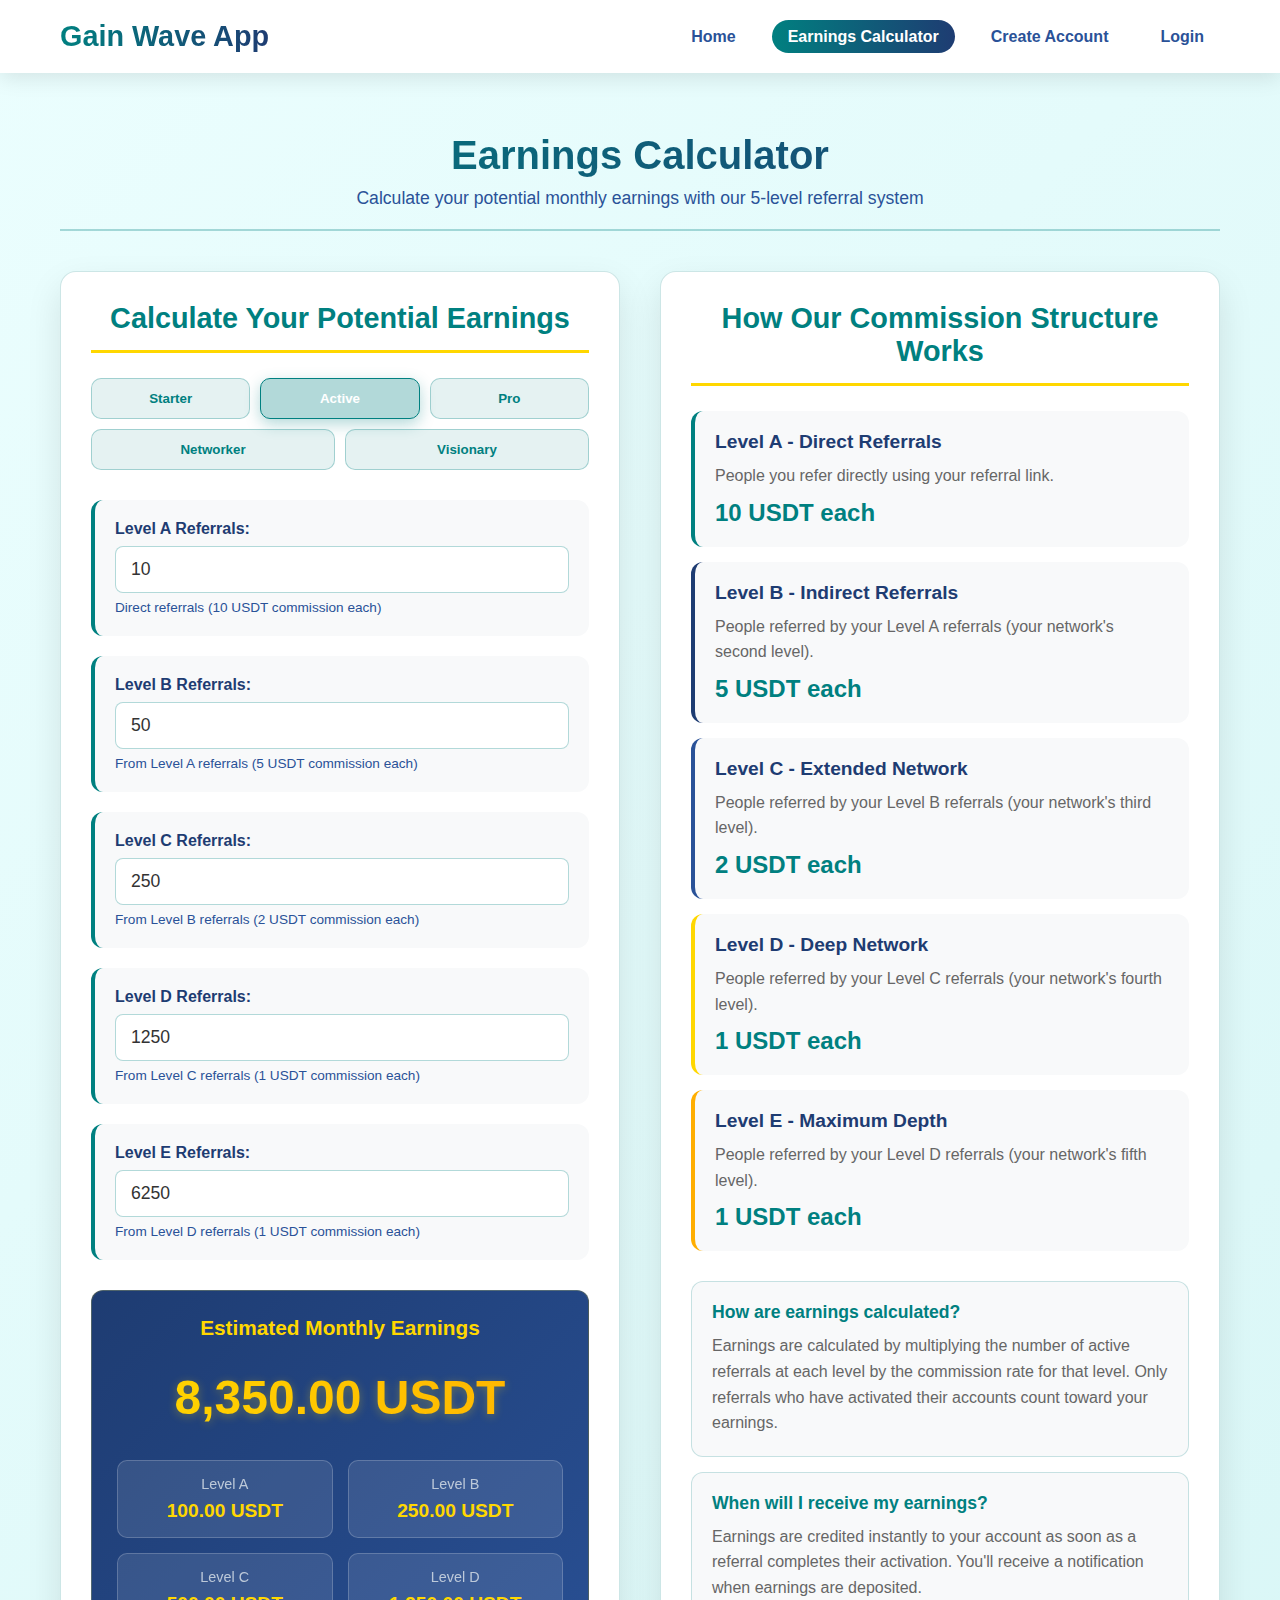
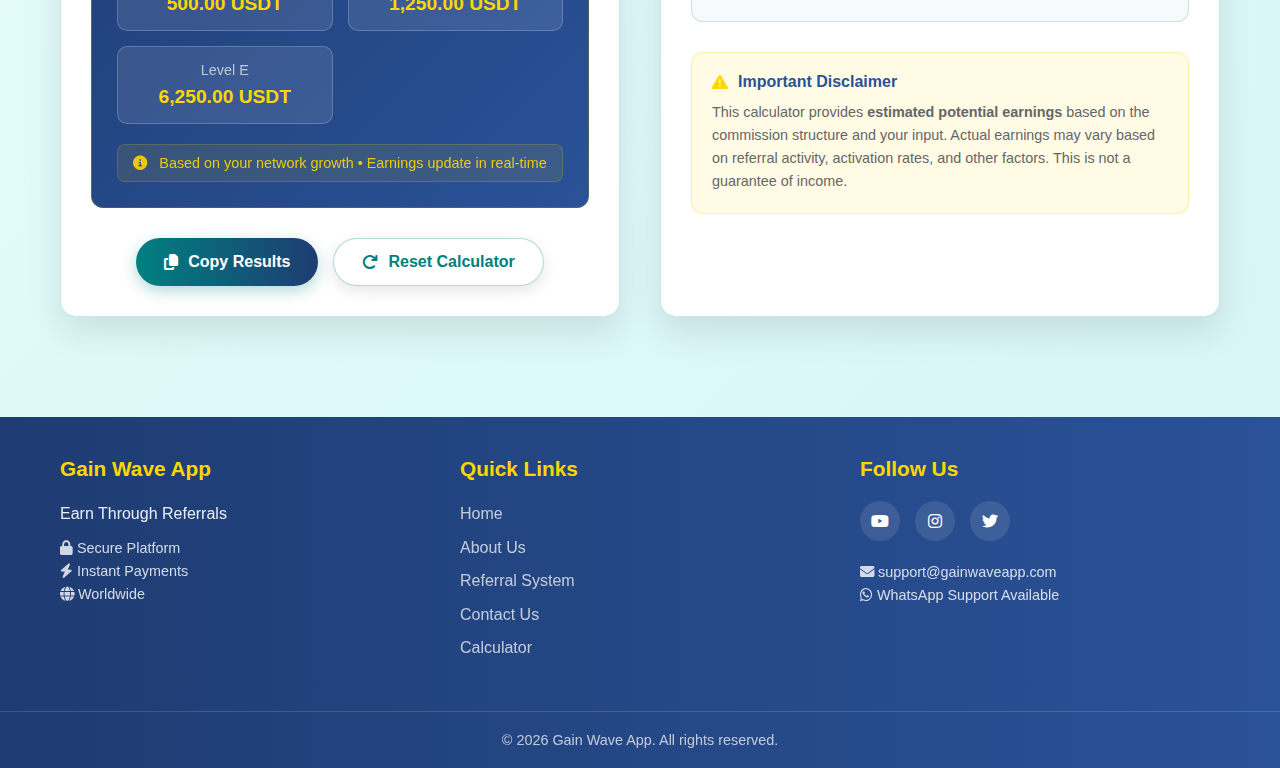
<file: calculator.html>
<!DOCTYPE html>
<html lang="en">
<head>
    <meta charset="UTF-8">
    <meta name="viewport" content="width=device-width, initial-scale=1.0">
    <title>Earnings Calculator | Gain Wave App</title>
    <link rel="stylesheet" href="https://cdnjs.cloudflare.com/ajax/libs/font-awesome/6.4.0/css/all.min.css">
    <style>
        * {
            margin: 0;
            padding: 0;
            box-sizing: border-box;
            font-family: 'Segoe UI', Tahoma, Geneva, Verdana, sans-serif;
        }

        body {
            background: linear-gradient(135deg, #EBFEFE 0%, #d6f5f5 100%);
            color: #333;
            min-height: 100vh;
        }

        .container {
            max-width: 1200px;
            margin: 0 auto;
            padding: 20px;
        }

        /* Header Styles from index.html */
        header {
            background: white;
            padding: 20px 0;
            box-shadow: 0 5px 20px rgba(0, 0, 0, 0.1);
        }

        .header-content {
            max-width: 1200px;
            margin: 0 auto;
            display: flex;
            justify-content: space-between;
            align-items: center;
            padding: 0 20px;
        }

        .logo {
            font-size: 1.8rem;
            font-weight: 700;
            background: linear-gradient(90deg, #008080, #1e3c72);
            -webkit-background-clip: text;
            background-clip: text;
            color: transparent;
        }

        nav ul {
            display: flex;
            gap: 20px;
            list-style: none;
        }

        nav a {
            text-decoration: none;
            color: #2a5298;
            font-weight: 600;
            transition: color 0.3s ease;
            padding: 8px 16px;
            border-radius: 20px;
        }

        nav a:hover {
            color: #008080;
            background: rgba(0, 128, 128, 0.1);
        }

        .menu-toggle {
            display: none;
            background: none;
            border: none;
            font-size: 1.5rem;
            color: #2a5298;
            cursor: pointer;
        }

        /* Calculator Page Header */
        .calculator-header {
            text-align: center;
            margin: 40px 0;
            padding-bottom: 20px;
            border-bottom: 2px solid rgba(0, 128, 128, 0.3);
        }

        .calculator-header .logo {
            font-size: 2.5rem;
            margin-bottom: 10px;
        }

        .tagline {
            font-size: 1.1rem;
            color: #2a5298;
            max-width: 600px;
            margin: 0 auto;
            font-weight: 500;
        }

        .calculator-container {
            display: grid;
            grid-template-columns: 1fr 1fr;
            gap: 40px;
            margin-bottom: 40px;
        }

        @media (max-width: 900px) {
            .calculator-container {
                grid-template-columns: 1fr;
            }
        }

        .calculator {
            background: white;
            border-radius: 16px;
            padding: 30px;
            box-shadow: 0 15px 35px rgba(0, 0, 0, 0.1);
            border: 1px solid rgba(0, 128, 128, 0.2);
        }

        .calculator h3 {
            font-size: 1.8rem;
            margin-bottom: 25px;
            color: #008080;
            text-align: center;
            border-bottom: 3px solid #FFD700;
            padding-bottom: 15px;
        }

        .preset-buttons {
            display: flex;
            flex-wrap: wrap;
            gap: 10px;
            margin-bottom: 30px;
        }

        .preset-btn {
            flex: 1;
            min-width: 120px;
            padding: 12px 15px;
            background: rgba(0, 128, 128, 0.1);
            border: 1px solid rgba(0, 128, 128, 0.3);
            color: #008080;
            border-radius: 10px;
            cursor: pointer;
            font-weight: 600;
            transition: all 0.3s ease;
            text-align: center;
        }

        .preset-btn:hover {
            background: rgba(0, 128, 128, 0.2);
            transform: translateY(-2px);
            box-shadow: 0 5px 15px rgba(0, 128, 128, 0.2);
        }

        .preset-btn.active {
            background: rgba(0, 128, 128, 0.3);
            color: white;
            box-shadow: 0 5px 15px rgba(0, 128, 128, 0.3);
            border-color: #008080;
        }

        .calc-inputs {
            display: flex;
            flex-direction: column;
            gap: 20px;
            margin-bottom: 30px;
        }

        .calc-input {
            background: #f8f9fa;
            padding: 20px;
            border-radius: 12px;
            border-left: 4px solid #008080;
            transition: all 0.3s ease;
        }

        .calc-input:hover {
            transform: translateX(5px);
            box-shadow: 0 5px 15px rgba(0, 0, 0, 0.1);
        }

        .calc-input label {
            display: block;
            font-weight: 600;
            margin-bottom: 8px;
            color: #1e3c72;
        }

        .calc-input input {
            width: 100%;
            padding: 12px 15px;
            background: white;
            border: 1px solid rgba(0, 128, 128, 0.3);
            border-radius: 8px;
            color: #333;
            font-size: 1.1rem;
            margin-bottom: 5px;
            transition: all 0.3s ease;
        }

        .calc-input input:focus {
            outline: none;
            border-color: #FFD700;
            box-shadow: 0 0 0 3px rgba(255, 215, 0, 0.2);
        }

        .calc-input small {
            font-size: 0.85rem;
            color: #2a5298;
        }

        .calc-result {
            background: linear-gradient(135deg, #1e3c72 0%, #2a5298 100%);
            padding: 25px;
            border-radius: 12px;
            border: 1px solid rgba(255, 215, 0, 0.2);
            color: white;
        }

        .calc-result h4 {
            font-size: 1.3rem;
            margin-bottom: 20px;
            color: #FFD700;
            text-align: center;
        }

        .amount {
            font-size: 3rem;
            font-weight: 800;
            text-align: center;
            background: linear-gradient(90deg, #FFD700, #ffae00);
            -webkit-background-clip: text;
            background-clip: text;
            color: transparent;
            margin-bottom: 25px;
            padding: 10px;
            text-shadow: 0 2px 10px rgba(255, 215, 0, 0.3);
        }

        .level-breakdown {
            display: grid;
            grid-template-columns: repeat(auto-fit, minmax(150px, 1fr));
            gap: 15px;
            margin-top: 20px;
        }

        .level-box {
            background: rgba(255, 255, 255, 0.1);
            padding: 15px;
            border-radius: 10px;
            text-align: center;
            border: 1px solid rgba(255, 255, 255, 0.2);
            transition: all 0.3s ease;
        }

        .level-box:hover {
            transform: translateY(-5px);
            background: rgba(255, 255, 255, 0.2);
            border-color: #FFD700;
        }

        .level-label {
            font-size: 0.9rem;
            opacity: 0.9;
            margin-bottom: 8px;
            color: #cbd5e1;
        }

        .level-amount {
            font-weight: 700;
            color: #FFD700;
            font-size: 1.2rem;
        }

        .info-note {
            margin-top: 20px;
            opacity: 0.9;
            font-size: 0.9rem;
            text-align: center;
            padding: 10px;
            background: rgba(255, 215, 0, 0.1);
            border-radius: 8px;
            border: 1px solid rgba(255, 215, 0, 0.2);
            color: #FFD700;
        }

        .info-note i {
            color: #FFD700;
            margin-right: 8px;
        }

        /* Info Panel Styles */
        .info-panel {
            background: white;
            border-radius: 16px;
            padding: 30px;
            box-shadow: 0 15px 35px rgba(0, 0, 0, 0.1);
            border: 1px solid rgba(0, 128, 128, 0.2);
        }

        .info-panel h3 {
            font-size: 1.8rem;
            margin-bottom: 25px;
            color: #008080;
            text-align: center;
            border-bottom: 3px solid #FFD700;
            padding-bottom: 15px;
        }

        .commission-structure {
            margin-bottom: 30px;
        }

        .commission-level {
            background: #f8f9fa;
            padding: 20px;
            border-radius: 12px;
            margin-bottom: 15px;
            border-left: 4px solid;
            transition: all 0.3s ease;
        }

        .commission-level:hover {
            transform: translateX(5px);
            box-shadow: 0 5px 15px rgba(0, 0, 0, 0.1);
        }

        .level-a { border-left-color: #008080; }
        .level-b { border-left-color: #1e3c72; }
        .level-c { border-left-color: #2a5298; }
        .level-d { border-left-color: #FFD700; }
        .level-e { border-left-color: #ffae00; }

        .commission-level h4 {
            font-size: 1.2rem;
            margin-bottom: 10px;
            color: #1e3c72;
        }

        .commission-level p {
            color: #666;
            line-height: 1.6;
            margin-bottom: 10px;
        }

        .commission-amount {
            font-size: 1.5rem;
            font-weight: 700;
            color: #008080;
            margin-top: 10px;
        }

        .faq-item {
            background: #f8f9fa;
            padding: 20px;
            border-radius: 12px;
            margin-bottom: 15px;
            border: 1px solid rgba(0, 128, 128, 0.2);
            transition: all 0.3s ease;
        }

        .faq-item:hover {
            transform: translateX(5px);
            box-shadow: 0 5px 15px rgba(0, 0, 0, 0.1);
        }

        .faq-item h4 {
            font-size: 1.1rem;
            margin-bottom: 10px;
            color: #008080;
        }

        .faq-item p {
            color: #666;
            line-height: 1.6;
        }

        .disclaimer {
            background: rgba(255, 215, 0, 0.1);
            padding: 20px;
            border-radius: 12px;
            border: 1px solid rgba(255, 215, 0, 0.3);
            margin-top: 30px;
        }

        .disclaimer h4 {
            color: #2a5298;
            margin-bottom: 10px;
            display: flex;
            align-items: center;
            gap: 10px;
        }

        .disclaimer h4 i {
            color: #FFD700;
        }

        .disclaimer p {
            color: #666;
            line-height: 1.6;
            font-size: 0.9rem;
        }

        footer {
            background: linear-gradient(to right, #1e3c72, #2a5298);
            color: white;
            padding: 40px 0 20px;
            margin-top: 40px;
        }

        .footer-content {
            max-width: 1200px;
            margin: 0 auto;
            display: grid;
            grid-template-columns: repeat(auto-fit, minmax(250px, 1fr));
            gap: 40px;
            padding: 0 20px;
        }

        .footer-content h3 {
            color: #FFD700;
            margin-bottom: 20px;
            font-size: 1.3rem;
        }

        .footer-content p, .footer-content li {
            opacity: 0.9;
            line-height: 1.6;
            margin-bottom: 10px;
        }

        .footer-content a {
            color: white;
            text-decoration: none;
            transition: opacity 0.3s;
        }

        .footer-content a:hover {
            opacity: 0.8;
            color: #FFD700;
        }

        .social-icons {
            display: flex;
            gap: 15px;
            margin-top: 15px;
        }

        .social-icons a {
            display: inline-flex;
            align-items: center;
            justify-content: center;
            width: 40px;
            height: 40px;
            background: rgba(255, 255, 255, 0.1);
            border-radius: 50%;
            transition: all 0.3s ease;
        }

        .social-icons a:hover {
            background: #FFD700;
            color: #1e3c72;
            transform: translateY(-3px);
        }

        .copyright {
            text-align: center;
            margin-top: 40px;
            padding-top: 20px;
            border-top: 1px solid rgba(255, 255, 255, 0.2);
            opacity: 0.7;
            font-size: 0.9rem;
        }

        .action-buttons {
            display: flex;
            gap: 15px;
            margin-top: 30px;
            justify-content: center;
        }

        .btn {
            padding: 14px 28px;
            border-radius: 30px;
            font-weight: 600;
            cursor: pointer;
            transition: all 0.3s ease;
            border: none;
            font-size: 1rem;
            display: inline-flex;
            align-items: center;
            gap: 10px;
        }

        .btn-primary {
            background: linear-gradient(90deg, #008080, #1e3c72);
            color: white;
            box-shadow: 0 5px 15px rgba(0, 128, 128, 0.3);
        }

        .btn-primary:hover {
            transform: translateY(-3px);
            box-shadow: 0 10px 25px rgba(0, 128, 128, 0.4);
            background: linear-gradient(90deg, #1e3c72, #2a5298);
        }

        .btn-secondary {
            background: white;
            color: #008080;
            border: 1px solid rgba(0, 128, 128, 0.3);
            box-shadow: 0 5px 15px rgba(0, 0, 0, 0.1);
        }

        .btn-secondary:hover {
            background: #f8f9fa;
            transform: translateY(-3px);
            box-shadow: 0 10px 25px rgba(0, 0, 0, 0.15);
            border-color: #008080;
        }

        /* Mobile Responsive */
        @media (max-width: 768px) {
            nav ul {
                display: none;
                flex-direction: column;
                position: absolute;
                top: 70px;
                left: 0;
                right: 0;
                background: white;
                padding: 20px;
                box-shadow: 0 10px 20px rgba(0,0,0,0.1);
                z-index: 100;
            }
            
            nav ul.show {
                display: flex;
            }
            
            .menu-toggle {
                display: block;
            }
            
            .level-breakdown {
                grid-template-columns: repeat(2, 1fr);
            }
            
            .amount {
                font-size: 2.5rem;
            }
            
            .action-buttons {
                flex-direction: column;
            }
            
            .btn {
                width: 100%;
                justify-content: center;
            }
        }

        @media (max-width: 480px) {
            .level-breakdown {
                grid-template-columns: 1fr;
            }
            
            .amount {
                font-size: 2rem;
            }
            
            .preset-buttons {
                flex-direction: column;
            }
            
            .preset-btn {
                width: 100%;
            }
            
            .calculator-header .logo {
                font-size: 2rem;
            }
        }
    </style>
</head>
<body>
    <!-- Header (from index.html) -->
    <header>
        <div class="header-content">
            <div class="logo">Gain Wave App</div>
            <button class="menu-toggle" id="menuToggle" aria-label="Toggle navigation">
                <i class="fas fa-bars"></i>
            </button>
            <nav>
                <ul id="navMenu">
                    <li><a href="index.html">Home</a></li>
                    <li><a href="calculator.html" style="background: linear-gradient(90deg, #008080, #1e3c72); color: white;">Earnings Calculator</a></li>
                    <li><a href="https://web.gainwaveapp.com/auth/register?ref=WPM8R" target="_blank" rel="noopener">Create Account</a></li>
                    <li><a href="https://web.gainwaveapp.com/auth/login" target="_blank" rel="noopener">Login</a></li>
                </ul>
            </nav>
        </div>
    </header>

    <div class="container">
        <div class="calculator-header">
            <div class="logo">Earnings Calculator</div>
            <p class="tagline">Calculate your potential monthly earnings with our 5-level referral system</p>
        </div>

        <div class="calculator-container">
            <!-- Earnings Calculator -->
            <div class="calculator">
                <h3>Calculate Your Potential Earnings</h3>
                
                <div class="preset-buttons" id="presetButtons">
                    <!-- Preset buttons added by JavaScript -->
                </div>
                
                <div class="calc-inputs">
                    <div class="calc-input">
                        <label>Level A Referrals:</label>
                        <input type="number" id="levelA" value="5" min="0" max="1000" step="1">
                        <small>Direct referrals (10 USDT commission each)</small>
                    </div>
                    <div class="calc-input">
                        <label>Level B Referrals:</label>
                        <input type="number" id="levelB" value="25" min="0" max="5000" step="1">
                        <small>From Level A referrals (5 USDT commission each)</small>
                    </div>
                    <div class="calc-input">
                        <label>Level C Referrals:</label>
                        <input type="number" id="levelC" value="125" min="0" max="25000" step="1">
                        <small>From Level B referrals (2 USDT commission each)</small>
                    </div>
                    <div class="calc-input">
                        <label>Level D Referrals:</label>
                        <input type="number" id="levelD" value="625" min="0" max="125000" step="1">
                        <small>From Level C referrals (1 USDT commission each)</small>
                    </div>
                    <div class="calc-input">
                        <label>Level E Referrals:</label>
                        <input type="number" id="levelE" value="3125" min="0" max="625000" step="1">
                        <small>From Level D referrals (1 USDT commission each)</small>
                    </div>
                </div>
                
                <div class="calc-result">
                    <h4>Estimated Monthly Earnings</h4>
                    <div class="amount" id="estimatedEarnings">0 USDT</div>
                    
                    <div class="level-breakdown">
                        <div class="level-box">
                            <div class="level-label">Level A</div>
                            <div class="level-amount" id="levelAEarnings">0 USDT</div>
                        </div>
                        <div class="level-box">
                            <div class="level-label">Level B</div>
                            <div class="level-amount" id="levelBEarnings">0 USDT</div>
                        </div>
                        <div class="level-box">
                            <div class="level-label">Level C</div>
                            <div class="level-amount" id="levelCEarnings">0 USDT</div>
                        </div>
                        <div class="level-box">
                            <div class="level-label">Level D</div>
                            <div class="level-amount" id="levelDEarnings">0 USDT</div>
                        </div>
                        <div class="level-box">
                            <div class="level-label">Level E</div>
                            <div class="level-amount" id="levelEEarnings">0 USDT</div>
                        </div>
                    </div>
                    
                    <div class="info-note">
                        <i class="fas fa-info-circle"></i> Based on your network growth • Earnings update in real-time
                    </div>
                </div>
                
                <div class="action-buttons">
                    <button class="btn btn-primary" id="copyResults">
                        <i class="fas fa-copy"></i> Copy Results
                    </button>
                    <button class="btn btn-secondary" id="resetCalculator">
                        <i class="fas fa-redo"></i> Reset Calculator
                    </button>
                </div>
            </div>
            
            <!-- Information Panel -->
            <div class="info-panel">
                <h3>How Our Commission Structure Works</h3>
                
                <div class="commission-structure">
                    <div class="commission-level level-a">
                        <h4>Level A - Direct Referrals</h4>
                        <p>People you refer directly using your referral link.</p>
                        <div class="commission-amount">10 USDT each</div>
                    </div>
                    
                    <div class="commission-level level-b">
                        <h4>Level B - Indirect Referrals</h4>
                        <p>People referred by your Level A referrals (your network's second level).</p>
                        <div class="commission-amount">5 USDT each</div>
                    </div>
                    
                    <div class="commission-level level-c">
                        <h4>Level C - Extended Network</h4>
                        <p>People referred by your Level B referrals (your network's third level).</p>
                        <div class="commission-amount">2 USDT each</div>
                    </div>
                    
                    <div class="commission-level level-d">
                        <h4>Level D - Deep Network</h4>
                        <p>People referred by your Level C referrals (your network's fourth level).</p>
                        <div class="commission-amount">1 USDT each</div>
                    </div>
                    
                    <div class="commission-level level-e">
                        <h4>Level E - Maximum Depth</h4>
                        <p>People referred by your Level D referrals (your network's fifth level).</p>
                        <div class="commission-amount">1 USDT each</div>
                    </div>
                </div>
                
                <div class="faq-item">
                    <h4>How are earnings calculated?</h4>
                    <p>Earnings are calculated by multiplying the number of active referrals at each level by the commission rate for that level. Only referrals who have activated their accounts count toward your earnings.</p>
                </div>
                
                <div class="faq-item">
                    <h4>When will I receive my earnings?</h4>
                    <p>Earnings are credited instantly to your account as soon as a referral completes their activation. You'll receive a notification when earnings are deposited.</p>
                </div>
                
                <div class="disclaimer">
                    <h4><i class="fas fa-exclamation-triangle"></i> Important Disclaimer</h4>
                    <p>This calculator provides <strong>estimated potential earnings</strong> based on the commission structure and your input. Actual earnings may vary based on referral activity, activation rates, and other factors. This is not a guarantee of income.</p>
                </div>
            </div>
        </div>
    </div>

    <!-- Footer (from index.html) -->
    <footer>
        <div class="footer-content">
            <div>
                <h3>Gain Wave App</h3>
                <p>Earn Through Referrals</p>
                <p style="font-size: 0.9rem; margin-top: 10px; opacity: 0.8;">
                    <i class="fas fa-lock"></i> Secure Platform<br>
                    <i class="fas fa-bolt"></i> Instant Payments<br>
                    <i class="fas fa-globe"></i> Worldwide
                </p>
            </div>
            <div>
                <h3>Quick Links</h3>
                <ul style="list-style: none; padding: 0; margin-top: 10px;">
                    <li style="margin-bottom: 8px;"><a href="index.html" style="color: white; text-decoration: none; opacity: 0.8; transition: opacity 0.3s;">Home</a></li>
                    <li style="margin-bottom: 8px;"><a href="about.html" style="color: white; text-decoration: none; opacity: 0.8; transition: opacity 0.3s;">About Us</a></li>
                    <li style="margin-bottom: 8px;"><a href="referals.html" style="color: white; text-decoration: none; opacity: 0.8; transition: opacity 0.3s;">Referral System</a></li>
                    <li style="margin-bottom: 8px;"><a href="contact.html" style="color: white; text-decoration: none; opacity: 0.8; transition: opacity 0.3s;">Contact Us</a></li>
                    <li style="margin-bottom: 8px;"><a href="calculator.html" style="color: white; text-decoration: none; opacity: 0.8; transition: opacity 0.3s;">Calculator</a></li>                    <li>
                </ul>
            </div>
            <div>
                <h3>Follow Us</h3>
                <div class="social-icons">
                    <a href="https://www.youtube.com/@Gain_Wave" target="_blank" rel="noopener noreferrer" aria-label="YouTube">
                        <i class="fab fa-youtube"></i>
                    </a>
                    <a href="https://www.instagram.com/gain.wave_ltd/" target="_blank" rel="noopener noreferrer" aria-label="Instagram">
                        <i class="fab fa-instagram"></i>
                    </a>
                    <a href="https://x.com/Gain_Wave" target="_blank" rel="noopener noreferrer" aria-label="Twitter">
                        <i class="fab fa-twitter"></i>
                    </a>
                </div>
                <p style="margin-top: 20px; font-size: 0.9rem; opacity: 0.8;">
                    <i class="fas fa-envelope"></i> support@gainwaveapp.com<br>
                    <i class="fab fa-whatsapp"></i> WhatsApp Support Available
                </p>
            </div>
        </div>
        <div class="copyright">
            © <span id="currentYear">2025</span> Gain Wave App. All rights reserved.
        </div>
    </footer>

    <script>
        // Commission rates for each level - UPDATED: Level E is now 1 USDT
        const commissionRates = {
            levelA: 10,  // USDT per active referral
            levelB: 5,   // USDT per active referral
            levelC: 2,   // USDT per active referral
            levelD: 1,   // USDT per active referral
            levelE: 1    // USDT per active referral - UPDATED from 0.5 to 1
        };

        // Preset scenarios
        const presets = [
            { name: "Starter", levelA: 3, levelB: 9, levelC: 27, levelD: 81, levelE: 243 },
            { name: "Active", levelA: 10, levelB: 50, levelC: 250, levelD: 1250, levelE: 6250 },
            { name: "Pro", levelA: 25, levelB: 125, levelC: 625, levelD: 3125, levelE: 15625 },
            { name: "Networker", levelA: 50, levelB: 250, levelC: 1250, levelD: 6250, levelE: 31250 },
            { name: "Visionary", levelA: 100, levelB: 500, levelC: 2500, levelD: 12500, levelE: 62500 }
        ];

        // DOM Elements
        const levelAInput = document.getElementById('levelA');
        const levelBInput = document.getElementById('levelB');
        const levelCInput = document.getElementById('levelC');
        const levelDInput = document.getElementById('levelD');
        const levelEInput = document.getElementById('levelE');
        const estimatedEarnings = document.getElementById('estimatedEarnings');
        const levelAEarnings = document.getElementById('levelAEarnings');
        const levelBEarnings = document.getElementById('levelBEarnings');
        const levelCEarnings = document.getElementById('levelCEarnings');
        const levelDEarnings = document.getElementById('levelDEarnings');
        const levelEEarnings = document.getElementById('levelEEarnings');
        const presetButtons = document.getElementById('presetButtons');
        const copyResultsBtn = document.getElementById('copyResults');
        const resetCalculatorBtn = document.getElementById('resetCalculator');

        // Initialize preset buttons
        function initPresetButtons() {
            presets.forEach((preset, index) => {
                const button = document.createElement('button');
                button.className = 'preset-btn';
                button.textContent = preset.name;
                button.dataset.index = index;
                button.addEventListener('click', (e) => loadPreset(preset, e));
                presetButtons.appendChild(button);
            });
        }

        // Load a preset scenario
        function loadPreset(preset, event) {
            levelAInput.value = preset.levelA;
            levelBInput.value = preset.levelB;
            levelCInput.value = preset.levelC;
            levelDInput.value = preset.levelD;
            levelEInput.value = preset.levelE;
            
            // Update active button state
            document.querySelectorAll('.preset-btn').forEach(btn => btn.classList.remove('active'));
            event.target.classList.add('active');
            
            calculateEarnings();
        }

        // Calculate earnings
        function calculateEarnings() {
            const levelA = parseInt(levelAInput.value) || 0;
            const levelB = parseInt(levelBInput.value) || 0;
            const levelC = parseInt(levelCInput.value) || 0;
            const levelD = parseInt(levelDInput.value) || 0;
            const levelE = parseInt(levelEInput.value) || 0;
            
            // Calculate earnings per level
            const earningsA = levelA * commissionRates.levelA;
            const earningsB = levelB * commissionRates.levelB;
            const earningsC = levelC * commissionRates.levelC;
            const earningsD = levelD * commissionRates.levelD;
            const earningsE = levelE * commissionRates.levelE;
            
            // Calculate total
            const totalEarnings = earningsA + earningsB + earningsC + earningsD + earningsE;
            
            // Update display
            estimatedEarnings.textContent = formatCurrency(totalEarnings);
            levelAEarnings.textContent = formatCurrency(earningsA);
            levelBEarnings.textContent = formatCurrency(earningsB);
            levelCEarnings.textContent = formatCurrency(earningsC);
            levelDEarnings.textContent = formatCurrency(earningsD);
            levelEEarnings.textContent = formatCurrency(earningsE);
        }

        // Format currency display
        function formatCurrency(amount) {
            return new Intl.NumberFormat('en-US', {
                minimumFractionDigits: 2,
                maximumFractionDigits: 2
            }).format(amount) + ' USDT';
        }

        // Copy results to clipboard
        function copyResultsToClipboard() {
            const levelA = parseInt(levelAInput.value) || 0;
            const levelB = parseInt(levelBInput.value) || 0;
            const levelC = parseInt(levelCInput.value) || 0;
            const levelD = parseInt(levelDInput.value) || 0;
            const levelE = parseInt(levelEInput.value) || 0;
            
            const totalEarnings = estimatedEarnings.textContent;
            
            const resultsText = `Gain Wave Earnings Calculation:
            
Commission Rates:
- Level A: 10 USDT per active referral
- Level B: 5 USDT per active referral
- Level C: 2 USDT per active referral
- Level D: 1 USDT per active referral
- Level E: 1 USDT per active referral

Your Network:
Level A Referrals: ${levelA} → ${levelAEarnings.textContent}
Level B Referrals: ${levelB} → ${levelBEarnings.textContent}
Level C Referrals: ${levelC} → ${levelCEarnings.textContent}
Level D Referrals: ${levelD} → ${levelDEarnings.textContent}
Level E Referrals: ${levelE} → ${levelEEarnings.textContent}

Total Estimated Monthly Earnings: ${totalEarnings}

Calculate your own: ${window.location.href}`;

            navigator.clipboard.writeText(resultsText).then(() => {
                const originalText = copyResultsBtn.innerHTML;
                copyResultsBtn.innerHTML = '<i class="fas fa-check"></i> Copied!';
                copyResultsBtn.style.background = 'linear-gradient(90deg, #4CAF50, #45a049)';
                
                setTimeout(() => {
                    copyResultsBtn.innerHTML = originalText;
                    copyResultsBtn.style.background = 'linear-gradient(90deg, #008080, #1e3c72)';
                }, 2000);
            });
        }

        // Reset calculator to default values
        function resetCalculator() {
            levelAInput.value = 5;
            levelBInput.value = 25;
            levelCInput.value = 125;
            levelDInput.value = 625;
            levelEInput.value = 3125;
            
            // Remove active state from preset buttons
            document.querySelectorAll('.preset-btn').forEach(btn => btn.classList.remove('active'));
            
            calculateEarnings();
        }

        // Mobile menu toggle
        function setupMobileMenu() {
            const menuToggle = document.getElementById('menuToggle');
            const navMenu = document.getElementById('navMenu');
            
            if (menuToggle && navMenu) {
                menuToggle.addEventListener('click', () => {
                    navMenu.classList.toggle('show');
                });
                
                // Close menu when clicking outside
                document.addEventListener('click', (e) => {
                    if (!navMenu.contains(e.target) && !menuToggle.contains(e.target)) {
                        navMenu.classList.remove('show');
                    }
                });
            }
        }

        // Set current year in footer
        function setCurrentYear() {
            const yearElement = document.getElementById('currentYear');
            if (yearElement) {
                yearElement.textContent = new Date().getFullYear();
            }
        }

        // Initialize calculator
        function initCalculator() {
            initPresetButtons();
            calculateEarnings();
            setupMobileMenu();
            setCurrentYear();
            
            // Add event listeners to inputs
            [levelAInput, levelBInput, levelCInput, levelDInput, levelEInput].forEach(input => {
                input.addEventListener('input', calculateEarnings);
                input.addEventListener('change', calculateEarnings);
            });
            
            // Add event listeners to buttons
            copyResultsBtn.addEventListener('click', copyResultsToClipboard);
            resetCalculatorBtn.addEventListener('click', resetCalculator);
            
            // Load the "Active" preset by default
            setTimeout(() => {
                if (presetButtons.children.length > 1) {
                    const activeBtn = presetButtons.children[1];
                    activeBtn.classList.add('active');
                    levelAInput.value = presets[1].levelA;
                    levelBInput.value = presets[1].levelB;
                    levelCInput.value = presets[1].levelC;
                    levelDInput.value = presets[1].levelD;
                    levelEInput.value = presets[1].levelE;
                    calculateEarnings();
                }
            }, 100);
        }

        // Initialize when page loads
        document.addEventListener('DOMContentLoaded', initCalculator);
    </script>
</body>
</html>
</file>
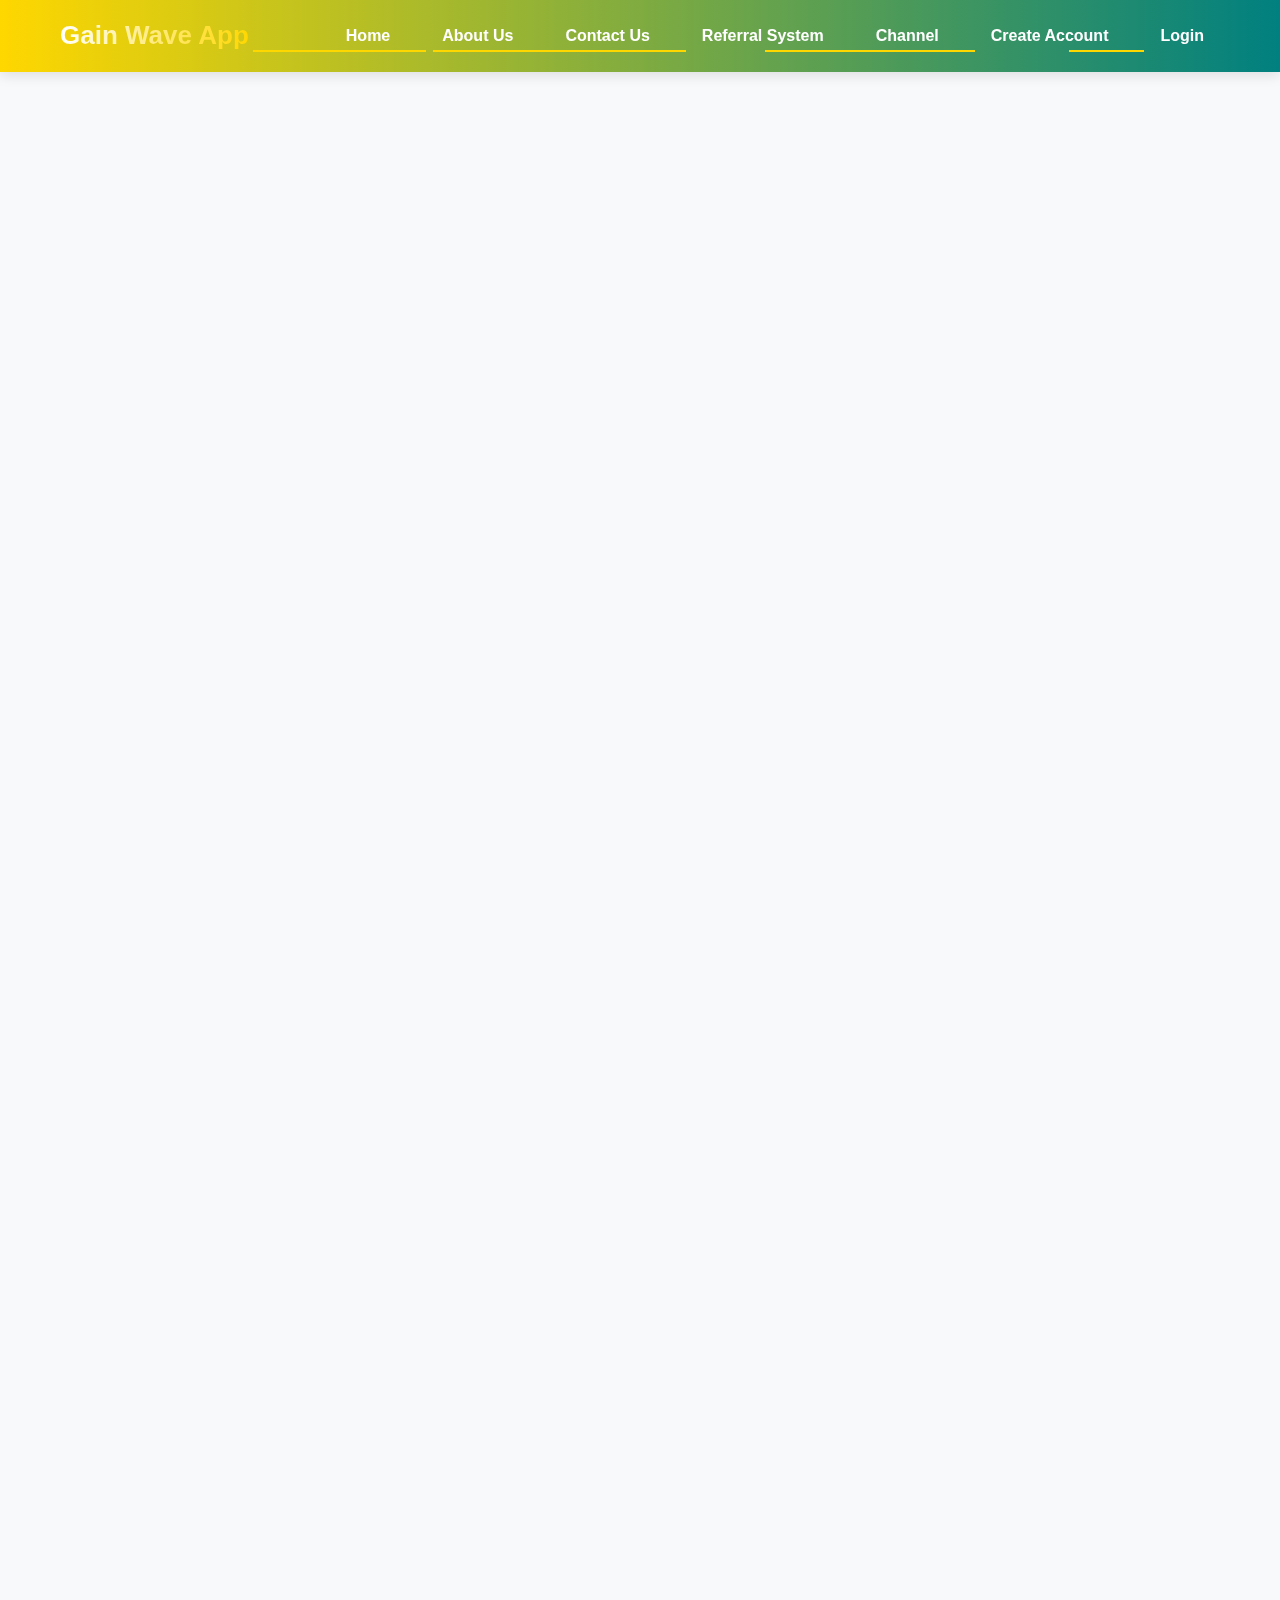
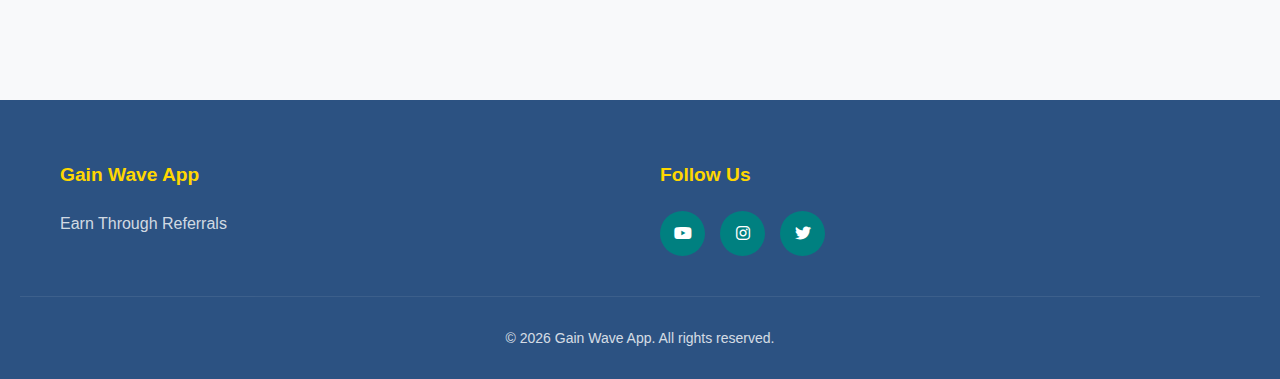
<file: contact.html>
<!DOCTYPE html>
<html lang="en">
<head>
    <meta charset="UTF-8">
    <meta name="viewport" content="width=device-width, initial-scale=1.0">
    
    <title>Contact Us | Gain Wave App</title>
    <meta name="description" content="Contact Gain Wave App support. Get help, ask questions, or reach our team easily.">
    <meta name="robots" content="index, follow">
    
    <!-- External CSS -->
    <link rel="stylesheet" href="style.css">
    <link rel="stylesheet" href="https://cdnjs.cloudflare.com/ajax/libs/font-awesome/6.4.0/css/all.min.css">
    
    <style>
        /* Page-specific hero background */
        .hero {
            background: linear-gradient(rgba(0, 128, 128, 0.85), rgba(0, 128, 128, 0.85)), url('https://images.unsplash.com/photo-1521791136064-7986c2920216') center/cover no-repeat;
        }
    </style>
</head>
<body>
    
    <!-- Header -->
    <header>
        <div class="container header-content">
            <div class="logo">Gain Wave App</div>
            <button class="menu-toggle" id="menuToggle" aria-label="Toggle navigation">
                <i class="fas fa-bars"></i>
            </button>
            <nav>
                <ul id="navMenu">
                    <li><a href="index.html">Home</a></li>
                    <li><a href="about.html">About Us</a></li>
                    <li><a href="contact.html">Contact Us</a></li>
                    <li><a href="referals.html">Referral System</a></li>
                    <li><a href="https://whatsapp.com/channel/0029VbBnprPH5JLyxGDV0N0b" target="_blank" rel="noopener">Channel</a></li>
                    <li><a href="https://web.gainwaveapp.com/auth/register?ref=WPM8R" target="_blank" rel="noopener">Create Account</a></li>
                    <li><a href="https://web.gainwaveapp.com/auth/login" target="_blank" rel="noopener">Login</a></li>
                </ul>
            </nav>
        </div>
    </header>

    <!-- Hero Section -->
    <section class="hero">
        <div class="container hero-content">
            <h1>Contact Us</h1>
            <p>We're here to help you succeed</p>
        </div>
    </section>

    <!-- Contact Section -->
    <section>
        <div class="container">
            <div class="section-title">
                <h2>Get in Touch</h2>
            </div>

            <div class="contact-grid">
                <!-- Contact Info -->
                <div class="contact-info">
                    <h3>Contact Information</h3>
                    
                    <div class="contact-item">
                        <i class="fas fa-envelope"></i>
                        <div>
                            <h4>Email Support</h4>
                            <p>support@gainwaveapp.com</p>
                        </div>
                    </div>

                    <div class="contact-item">
                        <i class="fab fa-whatsapp"></i>
                        <div>
                            <h4>WhatsApp Support</h4>
                            <p>Available 24/7 on our channel</p>
                        </div>
                    </div>

                    <div class="contact-item">
                        <i class="fas fa-clock"></i>
                        <div>
                            <h4>Support Hours</h4>
                            <p>24/7 Online Support</p>
                        </div>
                    </div>
                    
                    <div class="contact-item">
                        <i class="fas fa-headset"></i>
                        <div>
                            <h4>Quick Help</h4>
                            <p>Check our FAQ section first</p>
                        </div>
                    </div>
                </div>

                <!-- Contact Form -->
                <div class="contact-form">
                    <h3>Send Us a Message</h3>
                    
                    <form id="contactForm">
                        <input type="text" name="name" placeholder="Your Name" required>
                        <input type="email" name="email" placeholder="Your Email" required>
                        <input type="text" name="subject" placeholder="Subject" required>
                        <textarea name="message" placeholder="Your Message" rows="5" required></textarea>
                        <button type="submit">Send Message</button>
                    </form>
                </div>
            </div>
        </div>
    </section>

    <!-- CTA Section -->
    <section class="cta">
        <div class="container">
            <h2>Need Immediate Help?</h2>
            <p>Join our WhatsApp channel for updates and support</p>
            <a href="https://whatsapp.com/channel/0029VbBnprPH5JLyxGDV0N0b" target="_blank" rel="noopener noreferrer">
                Join WhatsApp Channel
            </a>
        </div>
    </section>

    <!-- Footer -->
    <footer>
        <div class="container footer-content">
            <div>
                <h3>Gain Wave App</h3>
                <p>Earn Through Referrals</p>
            </div>
            <div>
                <h3>Follow Us</h3>
                <div class="social-icons">
                    <a href="https://www.youtube.com/@Gain_Wave" target="_blank" rel="noopener noreferrer" aria-label="YouTube">
                        <i class="fab fa-youtube"></i>
                    </a>
                    <a href="https://www.instagram.com/gain.wave_ltd/" target="_blank" rel="noopener noreferrer" aria-label="Instagram">
                        <i class="fab fa-instagram"></i>
                    </a>
                    <a href="https://x.com/Gain_Wave" target="_blank" rel="noopener noreferrer" aria-label="Twitter">
                        <i class="fab fa-twitter"></i>
                    </a>
                </div>
            </div>
        </div>
        <div class="copyright">
            © <span id="currentYear">2025</span> Gain Wave App. All rights reserved.
        </div>
    </footer>

    <!-- External JavaScript -->
    <script src="script.js"></script>
</body>
</html>
</file>
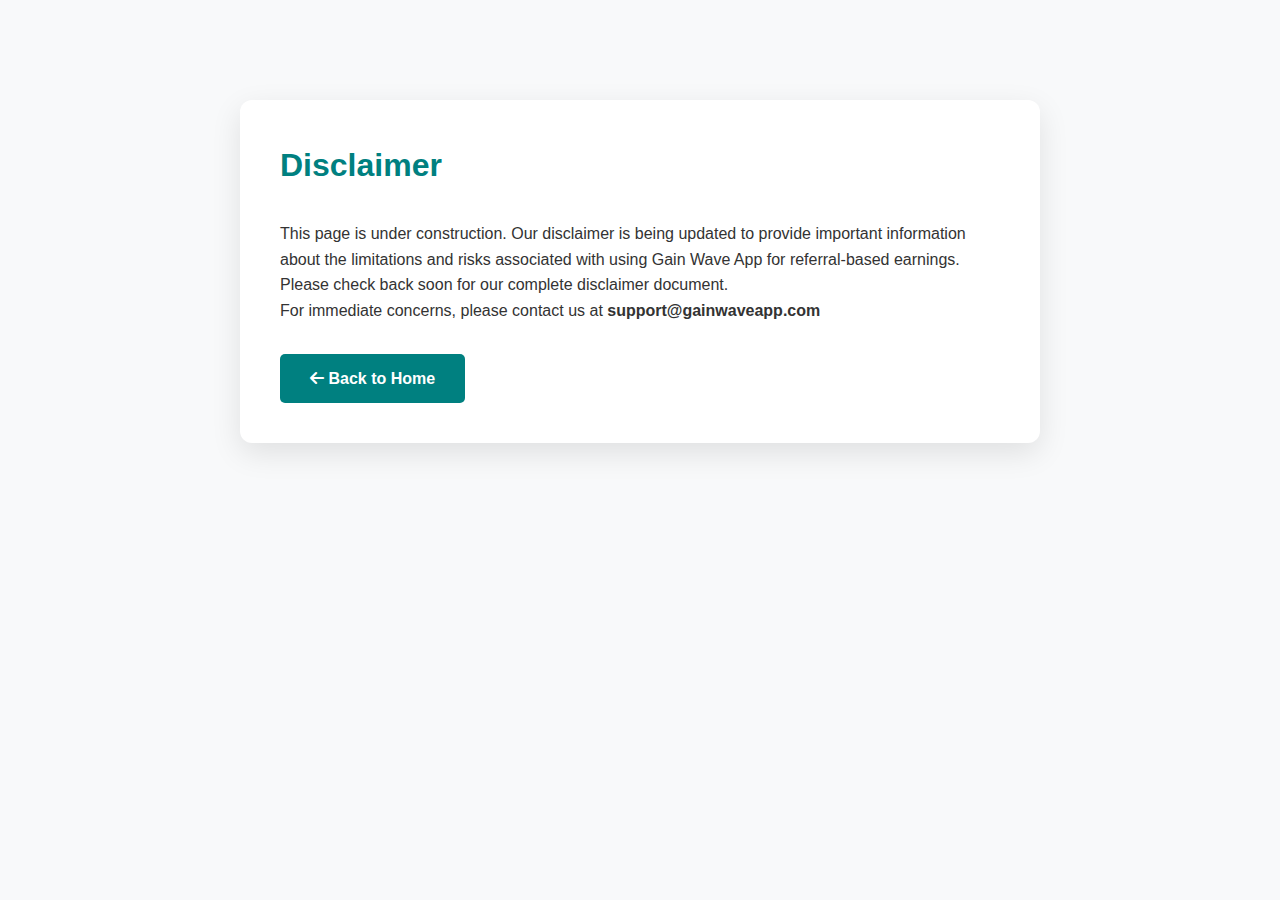
<file: disclaimer.html>
<!DOCTYPE html>
<html lang="en">
<head>
    <meta charset="UTF-8">
    <meta name="viewport" content="width=device-width, initial-scale=1.0">
    <title>Disclaimer - Gain Wave App</title>
    <link rel="stylesheet" href="style.css">
    <link rel="stylesheet" href="https://cdnjs.cloudflare.com/ajax/libs/font-awesome/6.4.0/css/all.min.css">
    <style>
        .container {
            max-width: 800px;
            margin: 100px auto;
            padding: 40px;
            background: white;
            border-radius: 12px;
            box-shadow: 0 10px 30px rgba(0,0,0,0.1);
        }
        h1 {
            color: #008080;
            margin-bottom: 30px;
        }
        .back-btn {
            display: inline-block;
            margin-top: 30px;
            padding: 12px 30px;
            background: #008080;
            color: white;
            text-decoration: none;
            border-radius: 5px;
            font-weight: 600;
            transition: all 0.3s ease;
        }
        .back-btn:hover {
            background: #20b2aa;
            transform: translateY(-2px);
        }
    </style>
</head>
<body>
    <!-- Loading Spinner -->
    <div id="loading-spinner">
        <div class="spinner"></div>
    </div>
    
    <div class="container">
        <h1>Disclaimer</h1>
        <p>This page is under construction. Our disclaimer is being updated to provide important information about the limitations and risks associated with using Gain Wave App for referral-based earnings.</p>
        <p>Please check back soon for our complete disclaimer document.</p>
        <p>For immediate concerns, please contact us at <strong>support@gainwaveapp.com</strong></p>
        <a href="index.html" class="back-btn">
            <i class="fas fa-arrow-left"></i> Back to Home
        </a>
    </div>
    
    <script src="script.js"></script>
</body>
</html>
</file>
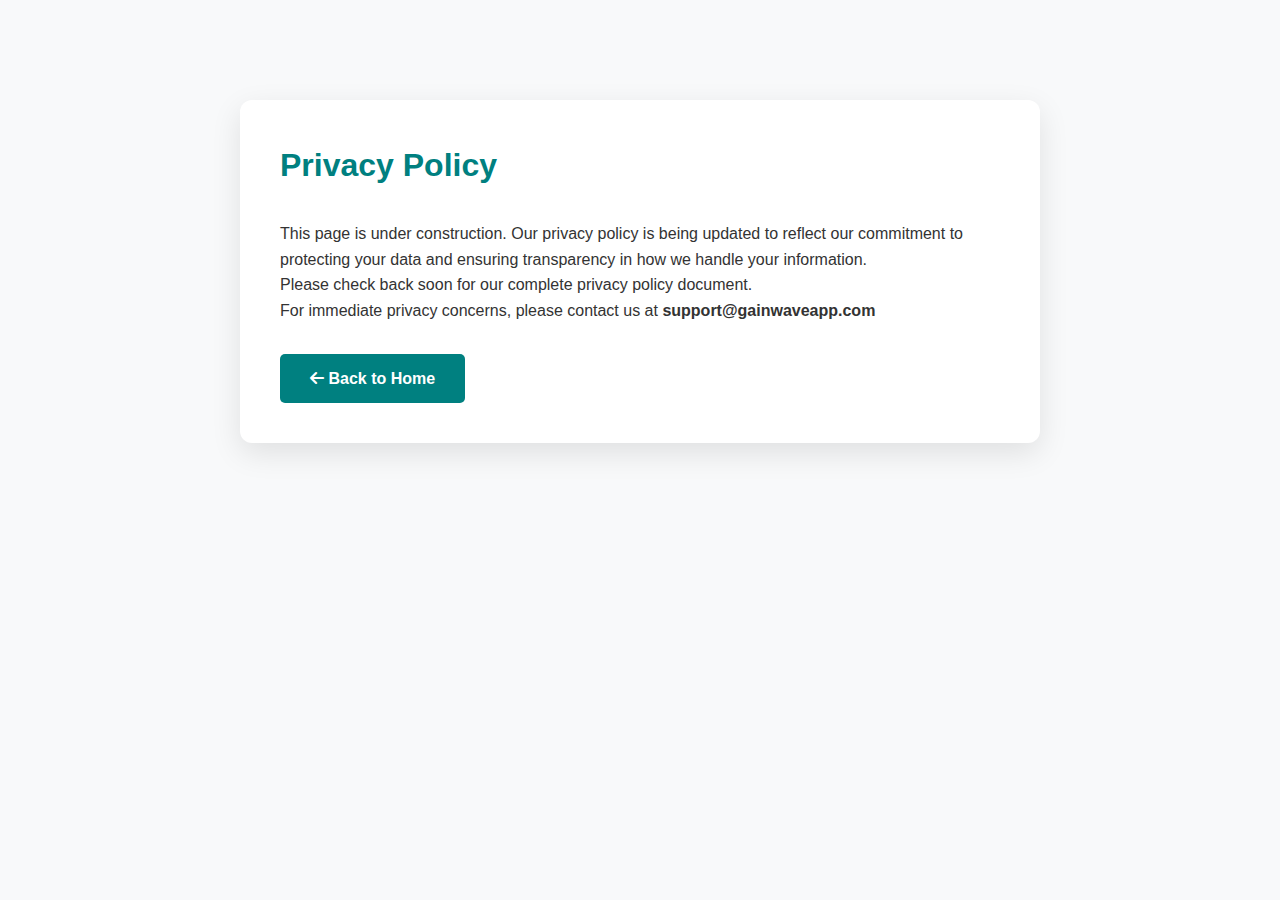
<file: privacy.html>
<!DOCTYPE html>
<html lang="en">
<head>
    <meta charset="UTF-8">
    <meta name="viewport" content="width=device-width, initial-scale=1.0">
    <title>Privacy Policy - Gain Wave App</title>
    <link rel="stylesheet" href="style.css">
    <link rel="stylesheet" href="https://cdnjs.cloudflare.com/ajax/libs/font-awesome/6.4.0/css/all.min.css">
    <style>
        .container {
            max-width: 800px;
            margin: 100px auto;
            padding: 40px;
            background: white;
            border-radius: 12px;
            box-shadow: 0 10px 30px rgba(0,0,0,0.1);
        }
        h1 {
            color: #008080;
            margin-bottom: 30px;
        }
        .back-btn {
            display: inline-block;
            margin-top: 30px;
            padding: 12px 30px;
            background: #008080;
            color: white;
            text-decoration: none;
            border-radius: 5px;
            font-weight: 600;
            transition: all 0.3s ease;
        }
        .back-btn:hover {
            background: #20b2aa;
            transform: translateY(-2px);
        }
    </style>
</head>
<body>
    <!-- Loading Spinner -->
    <div id="loading-spinner">
        <div class="spinner"></div>
    </div>
    
    <div class="container">
        <h1>Privacy Policy</h1>
        <p>This page is under construction. Our privacy policy is being updated to reflect our commitment to protecting your data and ensuring transparency in how we handle your information.</p>
        <p>Please check back soon for our complete privacy policy document.</p>
        <p>For immediate privacy concerns, please contact us at <strong>support@gainwaveapp.com</strong></p>
        <a href="index.html" class="back-btn">
            <i class="fas fa-arrow-left"></i> Back to Home
        </a>
    </div>
    
    <script src="script.js"></script>
</body>
</html>
</file>
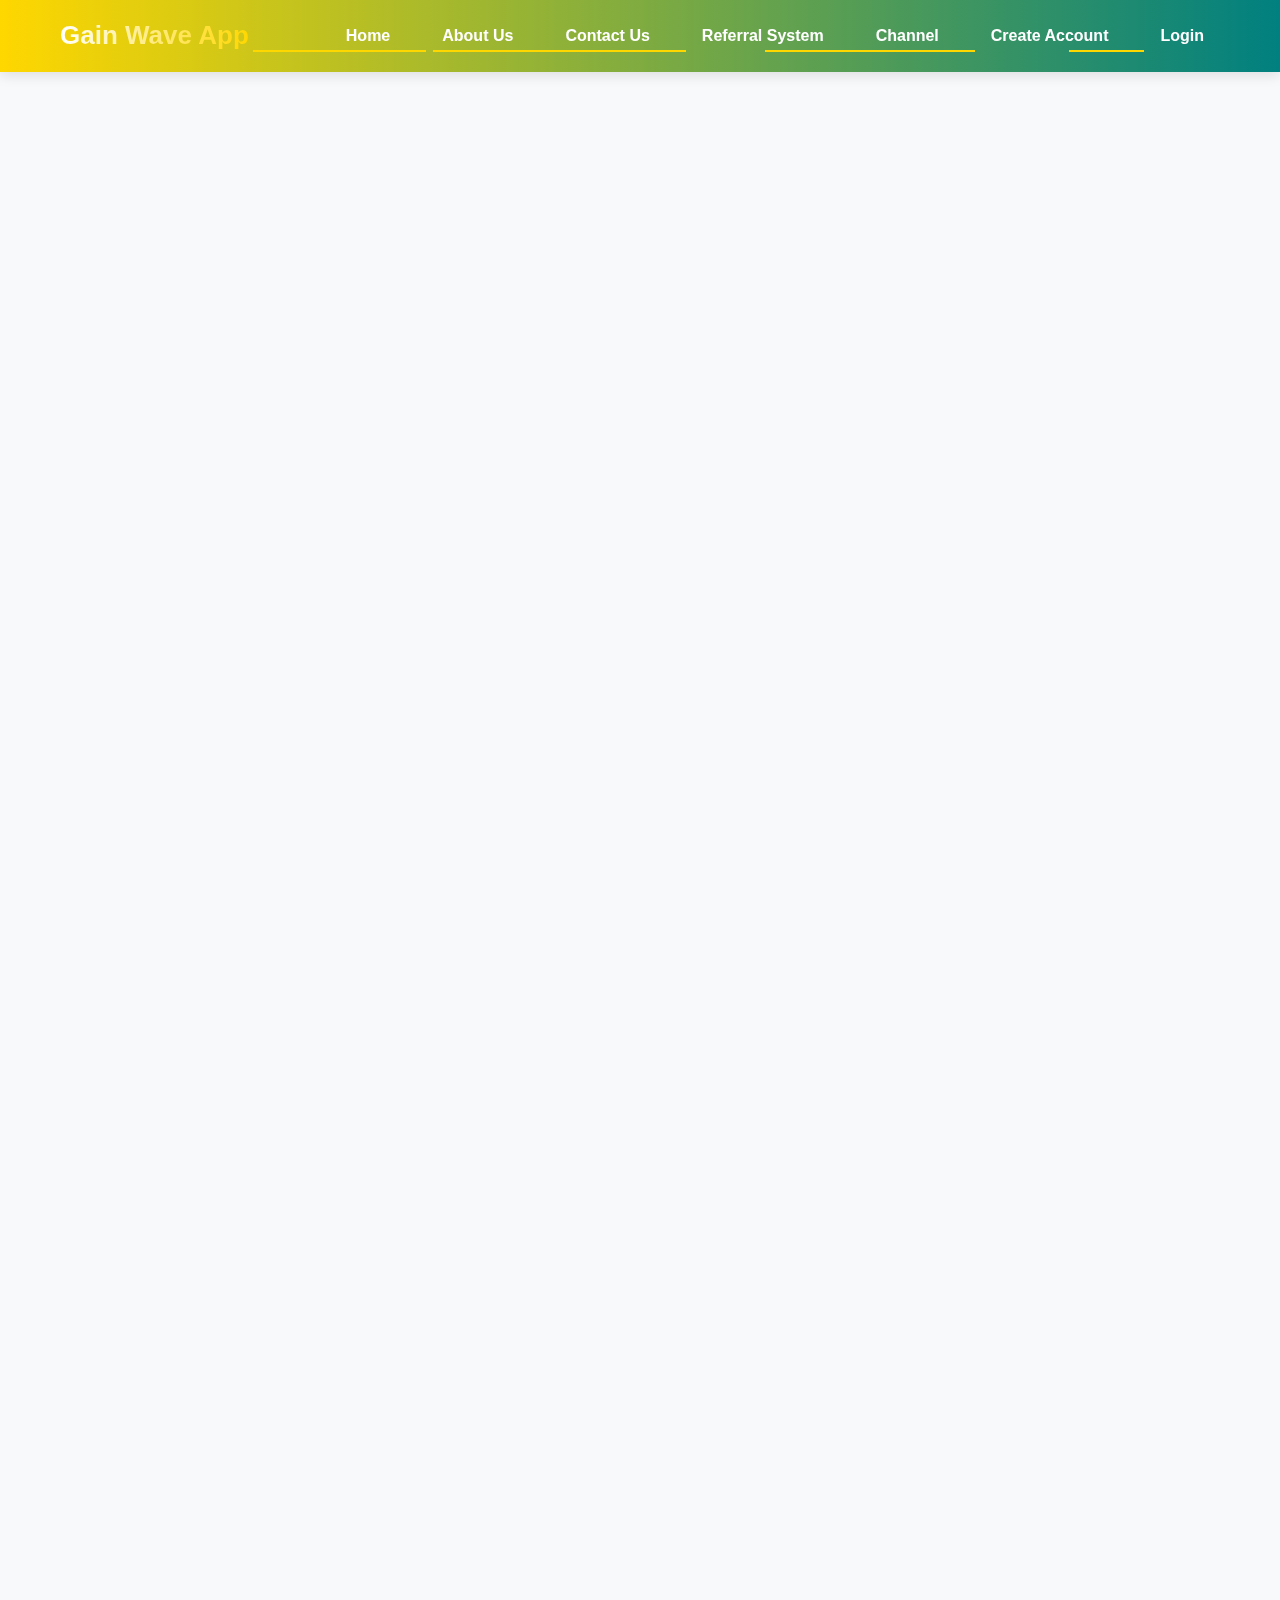
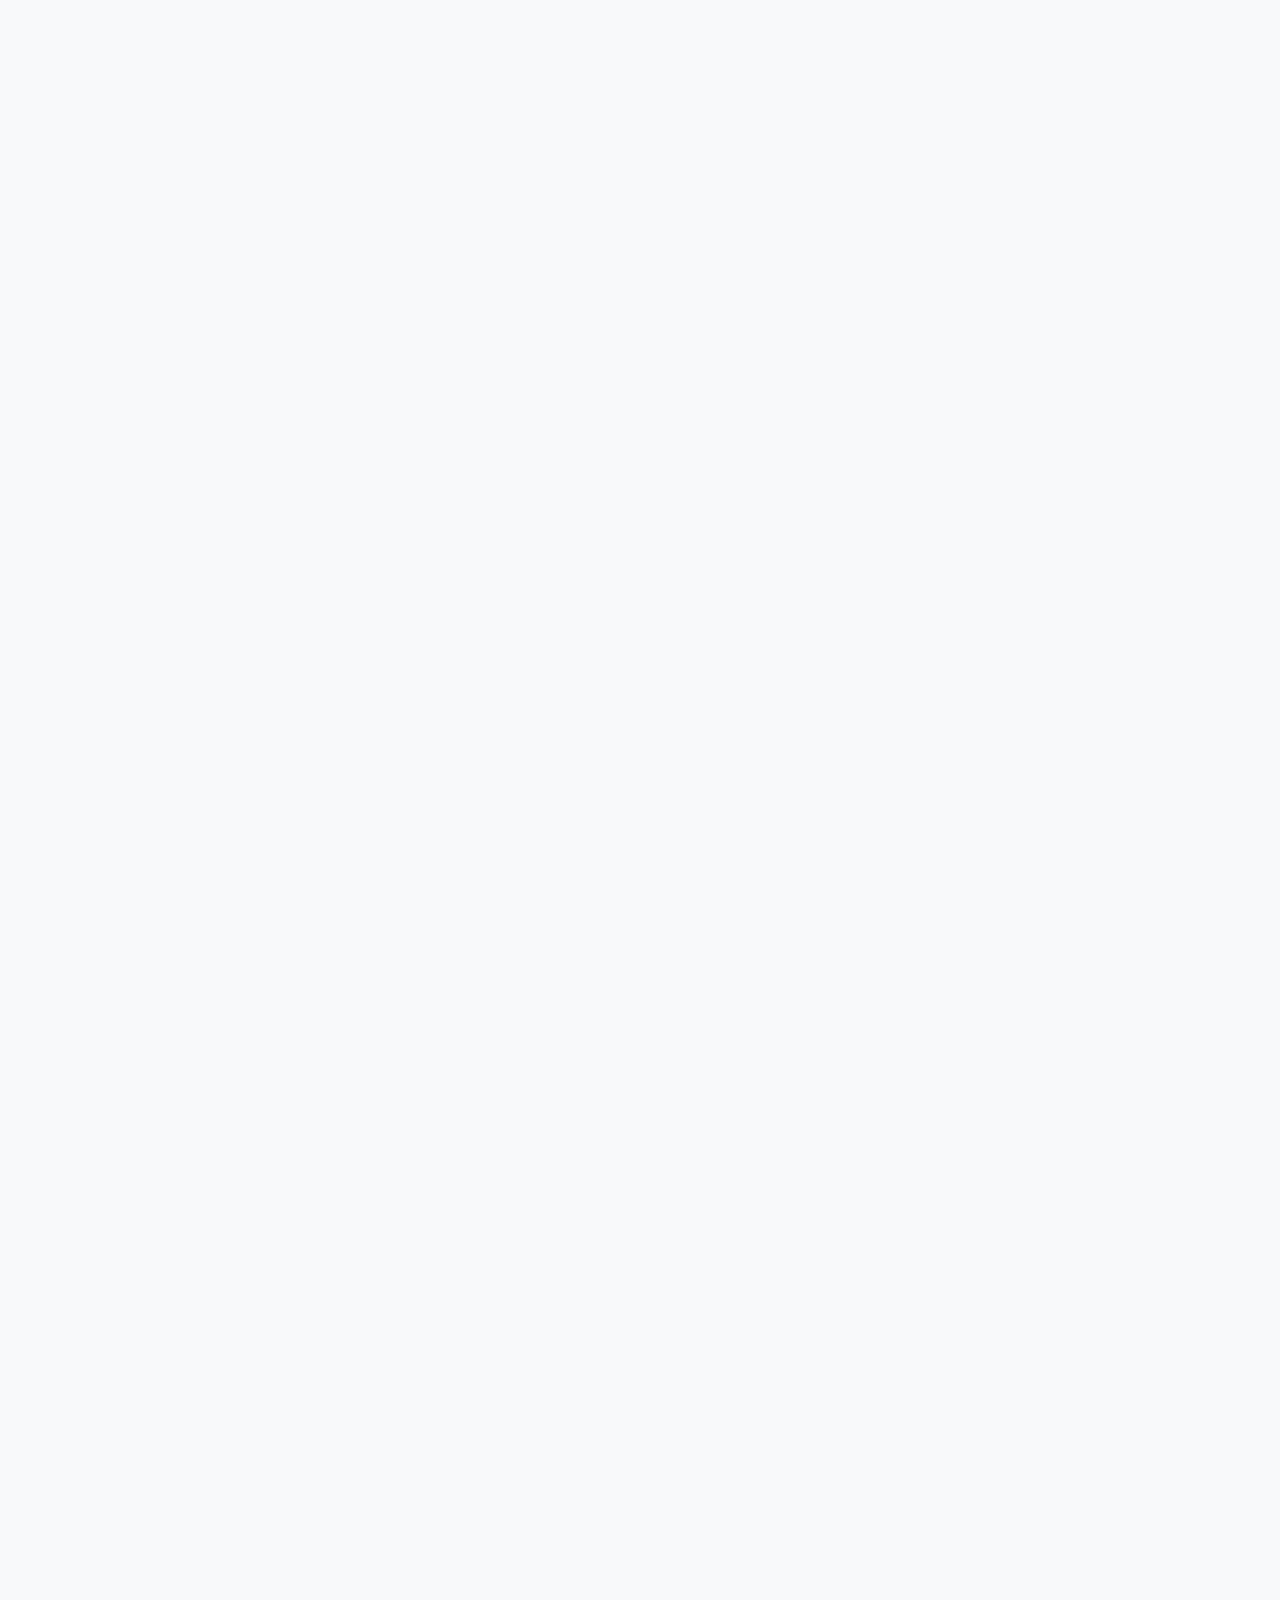
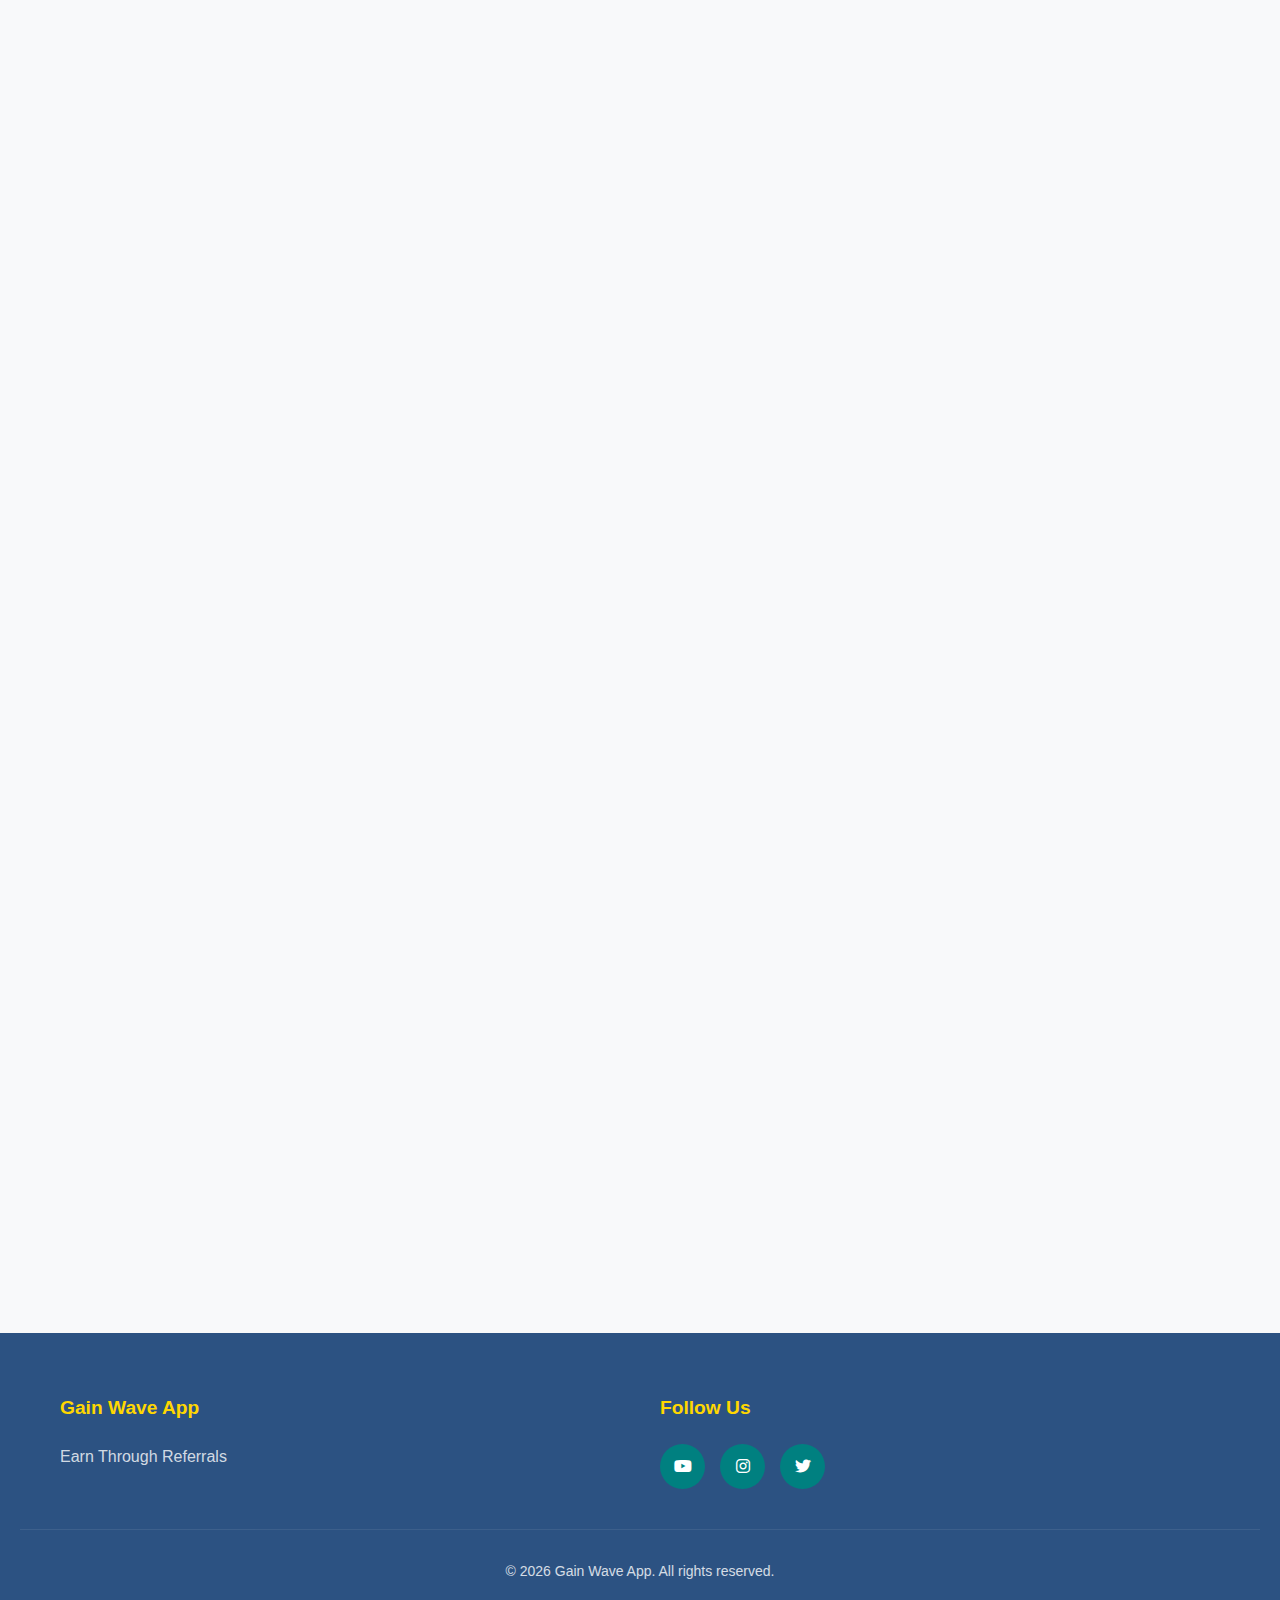
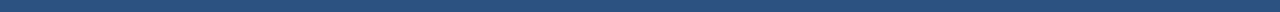
<file: referals.html>
<!DOCTYPE html>
<html lang="en">
<head>
    <meta charset="UTF-8">
    <meta name="viewport" content="width=device-width, initial-scale=1.0">
    
    <title>Referral System | Gain Wave App</title>
    <meta name="description" content="Learn how Gain Wave App referral system works and earn up to 20 USDT from one referral chain.">
    <meta name="robots" content="index, follow">
    
    <!-- Google Ads -->
    <meta name="google-adsense-account" content="ca-pub-8388202384591110">
    <script async src="https://pagead2.googlesyndication.com/pagead/js/adsbygoogle.js" crossorigin="anonymous"></script>
    
    <!-- External CSS -->
    <link rel="stylesheet" href="style.css">
    <link rel="stylesheet" href="https://cdnjs.cloudflare.com/ajax/libs/font-awesome/6.4.0/css/all.min.css">
    
    <style>
        /* Additional styles for referral page */
        .referral {
            background: linear-gradient(to right, #1e3c72, #2a5298);
            color: white;
            position: relative;
            overflow: hidden;
        }
        
        .referral::before {
            content: '';
            position: absolute;
            top: -50%;
            left: -50%;
            width: 200%;
            height: 200%;
            background: radial-gradient(circle, rgba(255, 215, 0, 0.1) 0%, transparent 70%);
            animation: pulse 4s ease-in-out infinite;
        }
        
        .referral-table {
            overflow-x: auto;
            background: white;
            border-radius: 12px;
            box-shadow: 0 15px 35px rgba(0, 0, 0, 0.2);
            margin: 40px auto;
            max-width: 800px;
            animation: slideInRight 0.8s ease;
        }
        
        .referral-table table {
            width: 100%;
            border-collapse: collapse;
            min-width: 500px;
        }
        
        .referral-table th {
            background: linear-gradient(to right, #008080, #20b2aa);
            color: white;
            font-weight: 700;
            font-size: 1.1rem;
            padding: 20px;
            text-align: center;
            border-bottom: 3px solid #FFD700;
        }
        
        .referral-table td {
            padding: 18px;
            text-align: center;
            border-bottom: 1px solid #eee;
            color: #333;
            font-weight: 500;
            font-size: 1rem;
        }
        
        .referral-table tr {
            transition: all 0.3s ease;
        }
        
        .referral-table tr:hover {
            background: linear-gradient(to right, rgba(0, 128, 128, 0.05), rgba(32, 178, 170, 0.05));
            transform: scale(1.01);
        }
        
        .referral-table td:last-child {
            color: #008080;
            font-weight: 700;
            font-size: 1.1rem;
            background: rgba(0, 128, 128, 0.05);
        }
        
        .referral-table td:nth-child(2) {
            color: #2a5298;
            font-weight: 600;
        }
        
        .referral-table td:nth-child(1) {
            font-weight: 700;
            color: #1e3c72;
            background: rgba(255, 215, 0, 0.05);
        }
        
        /* Referral circles */
        .referral-flow {
            display: flex;
            justify-content: center;
            flex-wrap: wrap;
            gap: 20px;
            margin: 50px 0;
            padding: 20px;
        }
        
        .level-circle {
            width: 100px;
            height: 100px;
            border-radius: 50%;
            display: flex;
            flex-direction: column;
            justify-content: center;
            align-items: center;
            background: linear-gradient(145deg, #FFD700, #ffae00);
            color: #000;
            font-weight: 800;
            font-size: 1.3rem;
            box-shadow: 0 10px 30px rgba(255, 215, 0, 0.4);
            transition: all 0.3s ease;
            position: relative;
            overflow: hidden;
            animation: fadeIn 0.6s ease;
            border: 3px solid white;
        }
        
        .level-circle::before {
            content: '';
            position: absolute;
            top: -50%;
            left: -50%;
            width: 200%;
            height: 200%;
            background: linear-gradient(45deg, transparent, rgba(255, 255, 255, 0.3), transparent);
            transform: rotate(45deg);
            animation: shine 3s infinite linear;
        }
        
        .level-circle:hover {
            transform: scale(1.1) rotate(5deg);
            box-shadow: 0 15px 40px rgba(255, 215, 0, 0.6);
        }
        
        .level-circle span {
            font-size: 0.9rem;
            opacity: 0.9;
            font-weight: 600;
            margin-top: 5px;
        }
        
        /* Section title for referral page */
        .section-title h2 {
            color: white;
            background: linear-gradient(to right, #FFD700, #ffae00);
            -webkit-background-clip: text;
            background-clip: text;
            color: transparent;
            display: inline-block;
            margin-bottom: 15px;
        }
        
        .section-title p {
            color: rgba(255, 255, 255, 0.9);
            font-size: 1.2rem;
            max-width: 600px;
            margin: 0 auto;
        }
        
        /* How it works section */
        .steps-grid {
            display: grid;
            grid-template-columns: repeat(auto-fit, minmax(250px, 1fr));
            gap: 30px;
            margin-top: 40px;
        }
        
        .step-card {
            background: white;
            padding: 30px;
            border-radius: 12px;
            text-align: center;
            box-shadow: 0 10px 25px rgba(0, 0, 0, 0.1);
            transition: all 0.3s ease;
            border-top: 5px solid #008080;
        }
        
        .step-card:hover {
            transform: translateY(-10px);
            box-shadow: 0 20px 40px rgba(0, 0, 0, 0.15);
        }
        
        .step-card i {
            font-size: 48px;
            color: #008080;
            margin-bottom: 20px;
            background: linear-gradient(145deg, rgba(0, 128, 128, 0.1), rgba(255, 215, 0, 0.1));
            width: 80px;
            height: 80px;
            line-height: 80px;
            border-radius: 50%;
            display: inline-block;
        }
        
        .step-card h3 {
            color: #1e3c72;
            margin-bottom: 15px;
            font-size: 1.3rem;
        }
        
        .step-card p {
            color: #666;
            line-height: 1.6;
        }
        
        /* Earnings calculator */
        .calculator {
            background: white;
            border-radius: 15px;
            padding: 40px;
            margin-top: 60px;
            box-shadow: 0 15px 35px rgba(0, 0, 0, 0.1);
        }
        
        .calculator h3 {
            color: #1e3c72;
            text-align: center;
            margin-bottom: 30px;
            font-size: 1.8rem;
        }
        
        .calc-inputs {
            display: grid;
            grid-template-columns: repeat(auto-fit, minmax(200px, 1fr));
            gap: 20px;
            margin-bottom: 30px;
        }
        
        .calc-input {
            display: flex;
            flex-direction: column;
            align-items: center;
            gap: 10px;
        }
        
        .calc-input label {
            color: #666;
            font-weight: 600;
            font-size: 1rem;
        }
        
        .calc-input input {
            width: 100%;
            max-width: 150px;
            padding: 12px;
            border: 2px solid #ddd;
            border-radius: 8px;
            text-align: center;
            font-size: 1.1rem;
            font-weight: 700;
            color: #008080;
            transition: all 0.3s ease;
        }
        
        .calc-input input:focus {
            outline: none;
            border-color: #008080;
            box-shadow: 0 0 0 3px rgba(0, 128, 128, 0.1);
        }
        
        .calc-result {
            text-align: center;
            padding: 30px;
            background: linear-gradient(to right, #008080, #20b2aa);
            color: white;
            border-radius: 10px;
            margin-top: 30px;
        }
        
        .calc-result h4 {
            font-size: 1.5rem;
            margin-bottom: 10px;
        }
        
        .calc-result .amount {
            font-size: 3rem;
            font-weight: 800;
            color: #FFD700;
            text-shadow: 2px 2px 4px rgba(0, 0, 0, 0.2);
            transition: all 0.3s ease;
        }
        
        /* FAQ Styling */
        .faq-container {
            background: white;
            border-radius: 15px;
            padding: 40px;
            margin-top: 30px;
            box-shadow: 0 10px 30px rgba(0, 0, 0, 0.08);
        }
        
        .faq-item {
            margin-bottom: 30px;
            padding-bottom: 20px;
            border-bottom: 1px solid #eee;
            transition: all 0.3s ease;
            cursor: pointer;
        }
        
        .faq-item:last-child {
            margin-bottom: 0;
            border-bottom: none;
        }
        
        .faq-item:hover {
            padding-left: 10px;
        }
        
        .faq-question {
            color: #008080;
            margin-bottom: 10px;
            font-size: 1.1rem;
            display: flex;
            align-items: center;
        }
        
        .faq-question i {
            margin-right: 10px;
            font-size: 1.2rem;
        }
        
        .faq-answer {
            color: #666;
            line-height: 1.6;
            padding-left: 30px;
            padding-right: 20px;
            max-height: 0;
            overflow: hidden;
            transition: max-height 0.3s ease, padding 0.3s ease;
        }
        
        .faq-item.active .faq-answer {
            max-height: 500px;
            padding-top: 10px;
            padding-bottom: 10px;
        }
        
        .faq-answer strong {
            color: #1e3c72;
        }
        
        /* Mobile Navigation Styles */
        @media (max-width: 768px) {
            /* Show menu toggle button on mobile */
            .menu-toggle {
                display: block !important;
            }
            
            /* Hide nav menu by default on mobile */
            nav ul {
                display: none !important;
                flex-direction: column;
                position: absolute;
                top: 100%;
                left: 0;
                width: 100%;
                background: #008080;
                padding: 20px;
                box-shadow: 0 10px 20px rgba(0, 0, 0, 0.1);
                z-index: 1000;
                margin-top: 0;
            }
            
            /* Show nav menu when has 'show' class */
            nav ul.show {
                display: flex !important;
            }
            
            nav ul li {
                width: 100%;
                text-align: center;
                padding: 10px 0;
            }
            
            nav a {
                display: block;
                padding: 12px;
                width: 100%;
            }
            
            /* Other mobile styles */
            .level-circle {
                width: 80px;
                height: 80px;
                font-size: 1.1rem;
            }
            
            .level-circle span {
                font-size: 0.8rem;
            }
            
            .referral-table {
                margin: 20px 0;
            }
            
            .referral-table th,
            .referral-table td {
                padding: 15px 10px;
                font-size: 0.9rem;
            }
            
            .referral-table td:last-child {
                font-size: 1rem;
            }
            
            .step-card {
                padding: 25px;
            }
            
            .calculator {
                padding: 30px 20px;
            }
            
            .calc-inputs {
                grid-template-columns: repeat(auto-fit, minmax(150px, 1fr));
            }
            
            .calc-input input {
                max-width: 120px;
            }
            
            .calc-result .amount {
                font-size: 2.5rem;
            }
            
            .faq-container {
                padding: 25px 20px;
            }
            
            .faq-question {
                font-size: 1rem;
            }
            
            .faq-answer {
                padding-left: 20px;
            }
        }
        
        @media (max-width: 480px) {
            .level-circle {
                width: 70px;
                height: 70px;
                font-size: 1rem;
            }
            
            .level-circle span {
                font-size: 0.7rem;
            }
            
            .referral-flow {
                gap: 15px;
                margin: 30px 0;
            }
            
            .referral-table {
                margin: 10px 0;
            }
            
            .referral-table th,
            .referral-table td {
                padding: 12px 8px;
                font-size: 0.85rem;
            }
            
            .calc-inputs {
                grid-template-columns: 1fr;
            }
        }
        
        /* Animations */
        @keyframes pulse {
            0% {
                box-shadow: 0 10px 30px rgba(255, 215, 0, 0.4);
                transform: scale(1);
            }
            50% {
                box-shadow: 0 15px 40px rgba(255, 215, 0, 0.6);
                transform: scale(1.005);
            }
            100% {
                box-shadow: 0 10px 30px rgba(255, 215, 0, 0.4);
                transform: scale(1);
            }
        }
        
        @keyframes shine {
            0% { transform: translateX(-100%) rotate(45deg); }
            100% { transform: translateX(100%) rotate(45deg); }
        }
        
        @keyframes fadeIn {
            from { opacity: 0; transform: translateY(20px); }
            to { opacity: 1; transform: translateY(0); }
        }
        
        @keyframes slideInRight {
            from { opacity: 0; transform: translateX(50px); }
            to { opacity: 1; transform: translateX(0); }
        }
        
        /* Preset buttons styles */
        .preset-buttons {
            display: flex;
            flex-wrap: wrap;
            justify-content: center;
            gap: 10px;
            margin: 20px 0;
        }
        
        .preset-btn {
            background: #008080;
            color: white;
            border: none;
            padding: 8px 16px;
            border-radius: 20px;
            font-size: 0.9rem;
            cursor: pointer;
            transition: all 0.3s ease;
        }
        
        .preset-btn:hover {
            background: #20b2aa;
            transform: translateY(-2px);
        }
    </style>
</head>
<body>
    
    <!-- Header -->
    <header>
        <div class="container header-content">
            <div class="logo">Gain Wave App</div>
            <button class="menu-toggle" id="menuToggle" aria-label="Toggle navigation" style="display: none;">
                <i class="fas fa-bars"></i>
            </button>
            <nav>
                <ul id="navMenu">
                    <li><a href="index.html">Home</a></li>
                    <li><a href="about.html">About Us</a></li>
                    <li><a href="contact.html">Contact Us</a></li>
                    <li><a href="referals.html">Referral System</a></li>
                    <li><a href="https://whatsapp.com/channel/0029VbBnprPH5JLyxGDV0N0b" target="_blank" rel="noopener">Channel</a></li>
                    <li><a href="https://web.gainwaveapp.com/auth/register?ref=WPM8R" target="_blank" rel="noopener">Create Account</a></li>
                    <li><a href="https://web.gainwaveapp.com/auth/login" target="_blank" rel="noopener">Login</a></li>
                </ul>
            </nav>
        </div>
    </header>

    <!-- Hero Section -->
    <section class="hero" style="background: linear-gradient(rgba(30, 60, 114, 0.85), rgba(30, 60, 114, 0.85)), url('https://images.unsplash.com/photo-1618005198919-d3d4b5a92ead') center/cover no-repeat;">
        <div class="container hero-content">
            <h1>Referral System</h1>
            <p>Maximize your earnings with our 5-level referral program</p>
        </div>
    </section>

    <!-- Referral System Section -->
    <section class="referral">
        <div class="container">
            <div class="section-title">
                <h2>Referral Income System</h2>
                <p>Earn up to <strong>20 USDT</strong> from one referral chain</p>
            </div>

            <!-- Visual Referral Flow -->
            <div class="referral-flow">
                <div class="level-circle">A<br><span>10 USDT</span></div>
                <div class="level-circle">B<br><span>5 USDT</span></div>
                <div class="level-circle">C<br><span>3 USDT</span></div>
                <div class="level-circle">D<br><span>1 USDT</span></div>
                <div class="level-circle">E<br><span>1 USDT</span></div>
            </div>

            <!-- Referral Table -->
            <div class="referral-table">
                <table>
                    <thead>
                        <tr>
                            <th>Level</th>
                            <th>Referral Type</th>
                            <th>Earnings</th>
                        </tr>
                    </thead>
                    <tbody>
                        <tr>
                            <td>A</td>
                            <td>Direct Referrals</td>
                            <td>10 USDT</td>
                        </tr>
                        <tr>
                            <td>B</td>
                            <td>Invited by Level A</td>
                            <td>5 USDT</td>
                        </tr>
                        <tr>
                            <td>C</td>
                            <td>Invited by Level B</td>
                            <td>3 USDT</td>
                        </tr>
                        <tr>
                            <td>D</td>
                            <td>Invited by Level C</td>
                            <td>1 USDT</td>
                        </tr>
                        <tr>
                            <td>E</td>
                            <td>Invited by Level D</td>
                            <td>1 USDT</td>
                        </tr>
                    </tbody>
                </table>
            </div>
            
            <!-- Total Earnings Summary -->
            <div style="text-align: center; margin: 40px 0; padding: 20px; background: rgba(255, 255, 255, 0.1); border-radius: 10px;">
                <h3 style="color: #FFD700; margin-bottom: 10px;">Total Potential Earnings</h3>
                <p style="font-size: 1.2rem; color: white;">
                    <strong style="font-size: 2rem; color: #FFD700;">20 USDT</strong> per complete referral chain
                </p>
                <p style="color: rgba(255, 255, 255, 0.8); margin-top: 10px;">
                    Earn from 5 levels of your network
                </p>
            </div>
            
            <!-- How It Works Section -->
            <div class="section-title" style="margin-top: 60px;">
                <h2>How It Works</h2>
                <p>Simple steps to maximize your earnings</p>
            </div>
            
            <div class="steps-grid">
                <div class="step-card">
                    <i class="fas fa-user-plus"></i>
                    <h3>Step 1: Share Your Link</h3>
                    <p>Share your unique referral link with friends, family, or on social media</p>
                </div>
                
                <div class="step-card">
                    <i class="fas fa-network-wired"></i>
                    <h3>Step 2: Build Your Network</h3>
                    <p>Each person you refer can also refer others, creating multiple levels</p>
                </div>
                
                <div class="step-card">
                    <i class="fas fa-money-bill-wave"></i>
                    <h3>Step 3: Earn Continuously</h3>
                    <p>Earn commissions from all 5 levels of your growing referral network</p>
                </div>
            </div>
            
            <!-- Account Activation Highlight - UPDATED FOR BETTER VISIBILITY -->
            <div class="activation-highlight" style="
                background: linear-gradient(135deg, #FFD700 0%, #ffae00 100%);
                border-left: 6px solid #008080;
                padding: 30px;
                margin: 30px 0;
                border-radius: 12px;
                box-shadow: 0 10px 30px rgba(255, 215, 0, 0.4);
                animation: pulse 2s infinite;
                position: relative;
                overflow: hidden;
                color: #000;
            ">
                <div style="position: absolute; top: -50px; right: -50px; width: 150px; height: 150px; background: rgba(255, 255, 255, 0.2); border-radius: 50%;"></div>
                <div style="position: absolute; bottom: -30px; left: -30px; width: 100px; height: 100px; background: rgba(0, 128, 128, 0.2); border-radius: 50%;"></div>
                
                <div style="position: relative; z-index: 2;">
                    <h4 style="color: #000; margin-bottom: 15px; font-size: 1.5rem; display: flex; align-items: center; gap: 10px;">
                        <i class="fas fa-key" style="color: #008080; font-size: 1.8rem;"></i> 
                        Account Activation Required
                    </h4>
                    
                    <p style="color: #333; margin-bottom: 20px; font-size: 1.1rem; line-height: 1.6;">
                        To unlock the full earning potential and start earning from referrals, 
                        you need to activate your account first.
                    </p>
                    
                    <div style="display: flex; align-items: center; gap: 20px; flex-wrap: wrap; margin-bottom: 20px;">
                        <div style="
                            background: #008080;
                            color: white;
                            padding: 12px 30px;
                            border-radius: 30px;
                            font-weight: 800;
                            font-size: 1.8rem;
                            box-shadow: 0 5px 15px rgba(0, 128, 128, 0.4);
                            text-shadow: 1px 1px 3px rgba(0, 0, 0, 0.2);
                            border: 3px solid white;
                        ">
                            30 USDT
                        </div>
                        <div style="flex: 1; min-width: 200px;">
                            <div style="display: flex; align-items: center; gap: 10px; margin-bottom: 8px;">
                                <i class="fas fa-check-circle" style="color: #008080;"></i>
                                <span style="color: #333; font-weight: 600;">One-time payment</span>
                            </div>
                            <div style="display: flex; align-items: center; gap: 10px;">
                                <i class="fas fa-check-circle" style="color: #008080;"></i>
                                <span style="color: #333; font-weight: 600;">Full access to all features</span>
                            </div>
                        </div>
                    </div>
                    
                    <div style="
                        background: rgba(255, 255, 255, 0.9);
                        padding: 20px;
                        border-radius: 10px;
                        margin-top: 20px;
                        border: 2px dashed #008080;
                    ">
                        <h5 style="color: #1e3c72; margin-bottom: 10px; display: flex; align-items: center; gap: 10px;">
                            <i class="fas fa-info-circle" style="color: #008080;"></i>
                            How to Activate:
                        </h5>
                        <div style="display: grid; grid-template-columns: repeat(auto-fit, minmax(200px, 1fr)); gap: 15px;">
                            <div style="display: flex; align-items: center; gap: 10px;">
                                <div style="
                                    width: 30px;
                                    height: 30px;
                                    background: #008080;
                                    color: white;
                                    border-radius: 50%;
                                    display: flex;
                                    align-items: center;
                                    justify-content: center;
                                    font-weight: 800;
                                    flex-shrink: 0;
                                ">1</div>
                                <span style="color: #333;">Deposit 30 USDT to your account</span>
                            </div>
                            <div style="display: flex; align-items: center; gap: 10px;">
                                <div style="
                                    width: 30px;
                                    height: 30px;
                                    background: #008080;
                                    color: white;
                                    border-radius: 50%;
                                    display: flex;
                                    align-items: center;
                                    justify-content: center;
                                    font-weight: 800;
                                    flex-shrink: 0;
                                ">2</div>
                                <span style="color: #333;">Subscribe to the App</span>
                            </div>
                            <div style="display: flex; align-items: center; gap: 10px;">
                                <div style="
                                    width: 30px;
                                    height: 30px;
                                    background: #008080;
                                    color: white;
                                    border-radius: 50%;
                                    display: flex;
                                    align-items: center;
                                    justify-content: center;
                                    font-weight: 800;
                                    flex-shrink: 0;
                                ">3</div>
                                <span style="color: #333;">Start earning from referrals</span>
                            </div>
                        </div>
                    </div>
                    
                    <div style="text-align: center; margin-top: 25px;">
                        <a href="https://web.gainwaveapp.com/auth/register?ref=WPM8R" 
                           target="_blank" 
                           rel="noopener noreferrer"
                           style="
                                display: inline-flex;
                                align-items: center;
                                gap: 10px;
                                background: linear-gradient(to right, #008080, #20b2aa);
                                color: white;
                                padding: 15px 35px;
                                border-radius: 30px;
                                font-weight: 800;
                                text-decoration: none;
                                font-size: 1.1rem;
                                box-shadow: 0 8px 20px rgba(0, 128, 128, 0.4);
                                transition: all 0.3s ease;
                                border: 2px solid white;
                           "
                           onmouseover="this.style.transform='translateY(-3px)'; this.style.boxShadow='0 12px 25px rgba(0, 128, 128, 0.6)';"
                           onmouseout="this.style.transform='translateY(0)'; this.style.boxShadow='0 8px 20px rgba(0, 128, 128, 0.4)';">
                            <i class="fas fa-rocket"></i>
                            Activate Your Account Now
                        </a>
                        <p style="color: #333; margin-top: 15px; font-size: 0.9rem; opacity: 0.8;">
                            <i class="fas fa-lock"></i> Secure payment • Instant activation • 24/7 Support
                        </p>
                    </div>
                </div>
            </div>
            
            <!-- Earnings Calculator - FIXED WORKING VERSION -->
            <div class="calculator">
                <h3>Calculate Your Potential Earnings</h3>
                
                <div class="preset-buttons" id="presetButtons">
                    <!-- Preset buttons will be added by JavaScript -->
                </div>
                
                <div class="calc-inputs">
                    <div class="calc-input">
                        <label>Level A Referrals:</label>
                        <input type="number" id="levelA" value="5" min="0" max="1000" step="1">
                        <small style="color: #666; font-size: 0.8rem;">Direct referrals</small>
                    </div>
                    <div class="calc-input">
                        <label>Level B Referrals:</label>
                        <input type="number" id="levelB" value="25" min="0" max="5000" step="1">
                        <small style="color: #666; font-size: 0.8rem;">From Level A referrals</small>
                    </div>
                    <div class="calc-input">
                        <label>Level C Referrals:</label>
                        <input type="number" id="levelC" value="125" min="0" max="25000" step="1">
                        <small style="color: #666; font-size: 0.8rem;">From Level B referrals</small>
                    </div>
                    <div class="calc-input">
                        <label>Level D Referrals:</label>
                        <input type="number" id="levelD" value="625" min="0" max="125000" step="1">
                        <small style="color: #666; font-size: 0.8rem;">From Level C referrals</small>
                    </div>
                    <div class="calc-input">
                        <label>Level E Referrals:</label>
                        <input type="number" id="levelE" value="3125" min="0" max="625000" step="1">
                        <small style="color: #666; font-size: 0.8rem;">From Level D referrals</small>
                    </div>
                </div>
                <div class="calc-result">
                    <h4>Estimated Monthly Earnings</h4>
                    <div class="amount" id="estimatedEarnings">0 USDT</div>
                    <div style="margin-top: 15px; display: grid; grid-template-columns: repeat(auto-fit, minmax(150px, 1fr)); gap: 10px;">
                        <div style="background: rgba(255,255,255,0.2); padding: 10px; border-radius: 8px;">
                            <div style="font-size: 0.9rem; opacity: 0.9;">Level A</div>
                            <div style="font-weight: 700; color: #FFD700;" id="levelAEarnings">0 USDT</div>
                        </div>
                        <div style="background: rgba(255,255,255,0.2); padding: 10px; border-radius: 8px;">
                            <div style="font-size: 0.9rem; opacity: 0.9;">Level B</div>
                            <div style="font-weight: 700; color: #FFD700;" id="levelBEarnings">0 USDT</div>
                        </div>
                        <div style="background: rgba(255,255,255,0.2); padding: 10px; border-radius: 8px;">
                            <div style="font-size: 0.9rem; opacity: 0.9;">Level C</div>
                            <div style="font-weight: 700; color: #FFD700;" id="levelCEarnings">0 USDT</div>
                        </div>
                        <div style="background: rgba(255,255,255,0.2); padding: 10px; border-radius: 8px;">
                            <div style="font-size: 0.9rem; opacity: 0.9;">Level D+E</div>
                            <div style="font-weight: 700; color: #FFD700;" id="levelDEEarnings">0 USDT</div>
                        </div>
                    </div>
                    <p style="margin-top: 15px; opacity: 0.9; font-size: 0.9rem;">
                        <i class="fas fa-info-circle"></i> Based on your network growth • Earnings update in real-time
                    </p>
                </div>
            </div>
            
            <!-- FAQ Section -->
            <div class="section-title" style="margin-top: 60px;">
                <h2>Frequently Asked Questions</h2>
            </div>
            
            <div class="faq-container">
                <div class="faq-item active">
                    <div class="faq-question">
                        <i class="fas fa-question-circle"></i>
                        Q: How to Activate my account?
                    </div>
                    <div class="faq-answer">
                        <strong>Answer:</strong> Deposit a one-time payment of 30 USDT to your account and 
                        subscribe to the App. Once activated, you can start your journey to make money 
                        with Gain Wave App. This activation fee gives you full access to all features 
                        and the 5-level referral system.
                    </div>
                </div>
                
                <div class="faq-item">
                    <div class="faq-question">
                        <i class="fas fa-question-circle"></i>
                        Q: How do I get my referral link?
                    </div>
                    <div class="faq-answer">
                        <strong>Answer:</strong> After registering and activating your account, you'll find 
                        your unique referral link in your dashboard. You can share this link with anyone 
                        to start building your referral network.
                    </div>
                </div>
                
                <div class="faq-item">
                    <div class="faq-question">
                        <i class="fas fa-question-circle"></i>
                        Q: When do I receive my earnings?
                    </div>
                    <div class="faq-answer">
                        <strong>Answer:</strong> Earnings are credited instantly to your account as your 
                        referrals join and activate their accounts. You can withdraw your earnings 
                        according to our payment schedule, which is typically within 24-48 hours.
                    </div>
                </div>
                
                <div class="faq-item">
                    <div class="faq-question">
                        <i class="fas fa-question-circle"></i>
                        Q: Is there a limit to how many people I can refer?
                    </div>
                    <div class="faq-answer">
                        <strong>Answer:</strong> No! You can refer unlimited people and earn from all 
                        5 levels of your network. The more people you refer, the more you can earn.
                    </div>
                </div>
                
                <div class="faq-item">
                    <div class="faq-question">
                        <i class="fas fa-question-circle"></i>
                        Q: How deep does the referral system go?
                    </div>
                    <div class="faq-answer">
                        <strong>Answer:</strong> Our system goes 5 levels deep, allowing you to earn from 
                        a wide network of referrals. You earn from your direct referrals (Level A), 
                        and then from their referrals up to Level E.
                    </div>
                </div>
                
                <div class="faq-item">
                    <div class="faq-question">
                        <i class="fas fa-question-circle"></i>
                        Q: What payment methods are accepted?
                    </div>
                    <div class="faq-answer">
                        <strong>Answer:</strong> We accept USDT deposits for account activation. You can 
                        use various cryptocurrency wallets to transfer USDT to your Gain Wave App 
                        account for activation and subscription.
                    </div>
                </div>
            </div>
        </div>
    </section>

    <!-- CTA Section -->
    <section class="cta">
        <div class="container">
            <h2>Start Building Your Network Today</h2>
            <p>Activate your account and start earning from referrals</p>
            <a href="https://web.gainwaveapp.com/auth/register?ref=WPM8R" target="_blank" rel="noopener noreferrer">
                <i class="fas fa-rocket"></i> Activate Account & Start Earning
            </a>
        </div>
    </section>

    <!-- Footer -->
    <footer>
        <div class="container footer-content">
            <div>
                <h3>Gain Wave App</h3>
                <p>Earn Through Referrals</p>
            </div>
            <div>
                <h3>Follow Us</h3>
                <div class="social-icons">
                    <a href="https://www.youtube.com/@Gain_Wave" target="_blank" rel="noopener noreferrer" aria-label="YouTube">
                        <i class="fab fa-youtube"></i>
                    </a>
                    <a href="https://www.instagram.com/gain.wave_ltd/" target="_blank" rel="noopener noreferrer" aria-label="Instagram">
                        <i class="fab fa-instagram"></i>
                    </a>
                    <a href="https://x.com/Gain_Wave" target="_blank" rel="noopener noreferrer" aria-label="Twitter">
                        <i class="fab fa-twitter"></i>
                    </a>
                </div>
            </div>
        </div>
        <div class="copyright">
            © <span id="currentYear">2025</span> Gain Wave App. All rights reserved.
        </div>
    </footer>

    <!-- External JavaScript -->
    <script src="script.js"></script>
    
    <!-- Fixed Calculator and Navigation Script -->
    <script>
        document.addEventListener('DOMContentLoaded', function() {
            // ==================== MOBILE NAVIGATION FIX ====================
            const menuToggle = document.getElementById('menuToggle');
            const navMenu = document.getElementById('navMenu');
            
            // Initialize mobile menu
            function initMobileMenu() {
                if (window.innerWidth <= 768) {
                    menuToggle.style.display = 'block';
                    navMenu.style.display = 'none';
                    
                    // Add click event to toggle menu
                    menuToggle.addEventListener('click', function(e) {
                        e.stopPropagation();
                        toggleMobileMenu();
                    });
                    
                    // Close menu when clicking outside
                    document.addEventListener('click', function(e) {
                        if (!navMenu.contains(e.target) && !menuToggle.contains(e.target)) {
                            if (navMenu.classList.contains('show')) {
                                closeMobileMenu();
                            }
                        }
                    });
                    
                    // Close menu when clicking a link
                    const navLinks = navMenu.querySelectorAll('a');
                    navLinks.forEach(link => {
                        link.addEventListener('click', closeMobileMenu);
                    });
                } else {
                    menuToggle.style.display = 'none';
                    navMenu.style.display = 'flex';
                }
            }
            
            function toggleMobileMenu() {
                if (navMenu.classList.contains('show')) {
                    closeMobileMenu();
                } else {
                    openMobileMenu();
                }
            }
            
            function openMobileMenu() {
                navMenu.style.display = 'flex';
                navMenu.classList.add('show');
                menuToggle.innerHTML = '<i class="fas fa-times"></i>';
            }
            
            function closeMobileMenu() {
                navMenu.style.display = 'none';
                navMenu.classList.remove('show');
                menuToggle.innerHTML = '<i class="fas fa-bars"></i>';
            }
            
            // Initialize and update on resize
            initMobileMenu();
            window.addEventListener('resize', initMobileMenu);
            
            // ==================== CALCULATOR FIX ====================
            // Calculator functionality
            const levelAInput = document.getElementById('levelA');
            const levelBInput = document.getElementById('levelB');
            const levelCInput = document.getElementById('levelC');
            const levelDInput = document.getElementById('levelD');
            const levelEInput = document.getElementById('levelE');
            
            const earningsDisplay = document.getElementById('estimatedEarnings');
            const levelAEarnings = document.getElementById('levelAEarnings');
            const levelBEarnings = document.getElementById('levelBEarnings');
            const levelCEarnings = document.getElementById('levelCEarnings');
            const levelDEEarnings = document.getElementById('levelDEEarnings');
            const presetButtons = document.getElementById('presetButtons');
            
            // Preset configurations
            const presets = [
                {label: 'Starter', values: [5, 25, 125, 625, 3125]},
                {label: 'Intermediate', values: [10, 50, 250, 1250, 6250]},
                {label: 'Advanced', values: [20, 100, 500, 2500, 12500]},
                {label: 'Pro', values: [50, 250, 1250, 6250, 31250]}
            ];
            
            // Create preset buttons
            presets.forEach(preset => {
                const button = document.createElement('button');
                button.textContent = preset.label;
                button.className = 'preset-btn';
                button.addEventListener('click', function() {
                    levelAInput.value = preset.values[0];
                    levelBInput.value = preset.values[1];
                    levelCInput.value = preset.values[2];
                    levelDInput.value = preset.values[3];
                    levelEInput.value = preset.values[4];
                    calculateEarnings();
                    saveCalculatorValues();
                });
                presetButtons.appendChild(button);
            });
            
            function calculateEarnings() {
                // Get values from inputs, default to 0 if empty
                const levelA = parseInt(levelAInput.value) || 0;
                const levelB = parseInt(levelBInput.value) || 0;
                const levelC = parseInt(levelCInput.value) || 0;
                const levelD = parseInt(levelDInput.value) || 0;
                const levelE = parseInt(levelEInput.value) || 0;
                
                // Calculate earnings for each level (using the referral rates from your table)
                const earningsLevelA = levelA * 10; // 10 USDT per Level A referral
                const earningsLevelB = levelB * 5;  // 5 USDT per Level B referral
                const earningsLevelC = levelC * 3;  // 3 USDT per Level C referral
                const earningsLevelD = levelD * 1;  // 1 USDT per Level D referral
                const earningsLevelE = levelE * 1;  // 1 USDT per Level E referral
                
                // Total earnings
                const totalEarnings = earningsLevelA + earningsLevelB + earningsLevelC + earningsLevelD + earningsLevelE;
                const levelDETotal = earningsLevelD + earningsLevelE;
                
                // Update displays with formatted numbers
                earningsDisplay.textContent = formatNumber(totalEarnings) + ' USDT';
                levelAEarnings.textContent = formatNumber(earningsLevelA) + ' USDT';
                levelBEarnings.textContent = formatNumber(earningsLevelB) + ' USDT';
                levelCEarnings.textContent = formatNumber(earningsLevelC) + ' USDT';
                levelDEEarnings.textContent = formatNumber(levelDETotal) + ' USDT';
                
                // Add animation effect
                earningsDisplay.style.transform = 'scale(1.1)';
                setTimeout(() => {
                    earningsDisplay.style.transform = 'scale(1)';
                }, 300);
                
                // Update input colors based on value
                updateInputColors();
            }
            
            function formatNumber(num) {
                if (num >= 1000000) {
                    return (num / 1000000).toFixed(1) + 'M';
                } else if (num >= 1000) {
                    return (num / 1000).toFixed(1) + 'K';
                }
                return num.toLocaleString();
            }
            
            function updateInputColors() {
                const inputs = [levelAInput, levelBInput, levelCInput, levelDInput, levelEInput];
                const maxValues = [1000, 5000, 25000, 125000, 625000];
                
                inputs.forEach((input, index) => {
                    const value = parseInt(input.value) || 0;
                    const max = maxValues[index];
                    const percentage = (value / max) * 100;
                    
                    if (percentage > 80) {
                        input.style.borderColor = '#00c853';
                        input.style.boxShadow = '0 0 0 3px rgba(0, 200, 83, 0.1)';
                    } else if (percentage > 50) {
                        input.style.borderColor = '#FFD700';
                        input.style.boxShadow = '0 0 0 3px rgba(255, 215, 0, 0.1)';
                    } else {
                        input.style.borderColor = '#ddd';
                        input.style.boxShadow = 'none';
                    }
                });
            }
            
            // Add event listeners to all inputs
            const allInputs = [levelAInput, levelBInput, levelCInput, levelDInput, levelEInput];
            allInputs.forEach(input => {
                input.addEventListener('input', function() {
                    calculateEarnings();
                    saveCalculatorValues();
                });
                input.addEventListener('change', function() {
                    calculateEarnings();
                    saveCalculatorValues();
                });
                
                // Add step buttons for mobile
                input.addEventListener('focus', function() {
                    this.select();
                });
            });
            
            // Auto-save calculator values in localStorage
            function saveCalculatorValues() {
                const values = {
                    levelA: levelAInput.value,
                    levelB: levelBInput.value,
                    levelC: levelCInput.value,
                    levelD: levelDInput.value,
                    levelE: levelEInput.value
                };
                localStorage.setItem('gainWaveCalculator', JSON.stringify(values));
            }
            
            function loadCalculatorValues() {
                const saved = localStorage.getItem('gainWaveCalculator');
                if (saved) {
                    try {
                        const values = JSON.parse(saved);
                        levelAInput.value = values.levelA || 5;
                        levelBInput.value = values.levelB || 25;
                        levelCInput.value = values.levelC || 125;
                        levelDInput.value = values.levelD || 625;
                        levelEInput.value = values.levelE || 3125;
                    } catch (e) {
                        console.error('Error loading calculator values:', e);
                    }
                }
                calculateEarnings();
            }
            
            // Load saved values
            loadCalculatorValues();
            
            // Add auto-calculate on page load animation
            setTimeout(() => {
                earningsDisplay.style.transition = 'transform 0.5s ease';
                earningsDisplay.style.transform = 'scale(1.2)';
                setTimeout(() => {
                    earningsDisplay.style.transform = 'scale(1)';
                }, 500);
            }, 1000);
            
            // ==================== FAQ ACCORDION ====================
            const faqItems = document.querySelectorAll('.faq-item');
            faqItems.forEach((item, index) => {
                const question = item.querySelector('.faq-question');
                const answer = item.querySelector('.faq-answer');
                
                question.addEventListener('click', function() {
                    // Close all other FAQ items
                    faqItems.forEach(otherItem => {
                        if (otherItem !== item) {
                            otherItem.classList.remove('active');
                        }
                    });
                    
                    // Toggle current item
                    item.classList.toggle('active');
                });
            });
            
            // ==================== ANIMATIONS ====================
            // Animate table rows on scroll
            const observerOptions = {
                threshold: 0.2,
                rootMargin: '0px 0px -50px 0px'
            };
            
            const observer = new IntersectionObserver((entries) => {
                entries.forEach(entry => {
                    if (entry.isIntersecting) {
                        const rows = entry.target.querySelectorAll('tr');
                        rows.forEach((row, index) => {
                            setTimeout(() => {
                                row.style.opacity = '1';
                                row.style.transform = 'translateY(0)';
                            }, index * 200);
                        });
                    }
                });
            }, observerOptions);
            
            // Observe table
            const table = document.querySelector('.referral-table');
            if (table) {
                const rows = table.querySelectorAll('tr');
                rows.forEach(row => {
                    row.style.opacity = '0';
                    row.style.transform = 'translateY(20px)';
                    row.style.transition = 'opacity 0.5s ease, transform 0.5s ease';
                });
                observer.observe(table);
            }
            
            // Animate level circles on scroll
            const circleObserver = new IntersectionObserver((entries) => {
                entries.forEach(entry => {
                    if (entry.isIntersecting) {
                        const circles = document.querySelectorAll('.level-circle');
                        circles.forEach((circle, index) => {
                            setTimeout(() => {
                                circle.style.opacity = '1';
                                circle.style.transform = 'scale(1)';
                            }, index * 300);
                        });
                    }
                });
            }, { threshold: 0.3 });
            
            const flowSection = document.querySelector('.referral-flow');
            if (flowSection) {
                const circles = document.querySelectorAll('.level-circle');
                circles.forEach(circle => {
                    circle.style.opacity = '0';
                    circle.style.transform = 'scale(0.5)';
                    circle.style.transition = 'opacity 0.5s ease, transform 0.5s ease';
                });
                circleObserver.observe(flowSection);
            }
            
            // Update copyright year
            const currentYear = new Date().getFullYear();
            const yearElements = document.querySelectorAll('#currentYear');
            yearElements.forEach(el => {
                el.textContent = currentYear;
            });
        });
    </script>
</body>
</html>
</file>
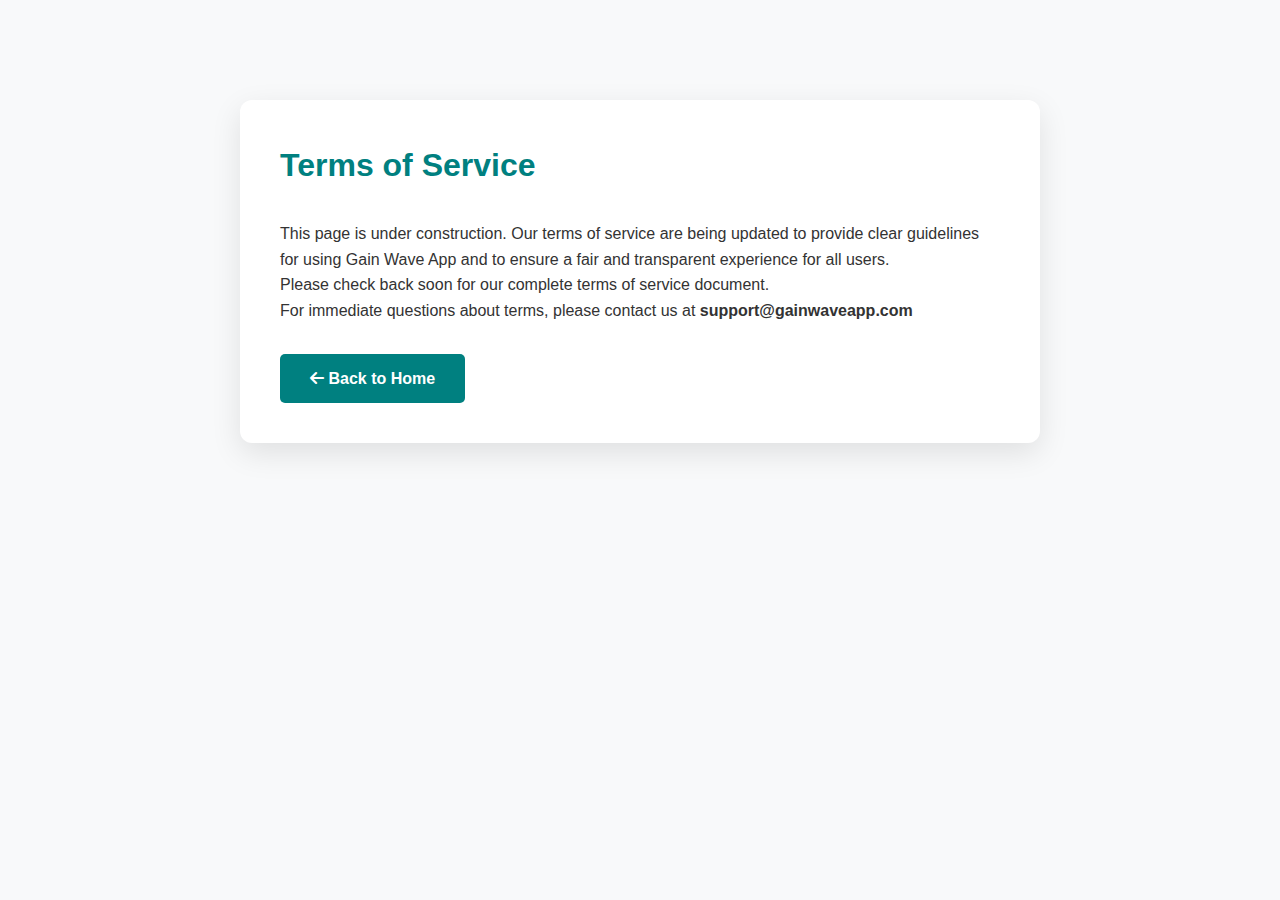
<file: terms.html>
<!DOCTYPE html>
<html lang="en">
<head>
    <meta charset="UTF-8">
    <meta name="viewport" content="width=device-width, initial-scale=1.0">
    <title>Terms of Service - Gain Wave App</title>
    <link rel="stylesheet" href="style.css">
    <link rel="stylesheet" href="https://cdnjs.cloudflare.com/ajax/libs/font-awesome/6.4.0/css/all.min.css">
    <style>
        .container {
            max-width: 800px;
            margin: 100px auto;
            padding: 40px;
            background: white;
            border-radius: 12px;
            box-shadow: 0 10px 30px rgba(0,0,0,0.1);
        }
        h1 {
            color: #008080;
            margin-bottom: 30px;
        }
        .back-btn {
            display: inline-block;
            margin-top: 30px;
            padding: 12px 30px;
            background: #008080;
            color: white;
            text-decoration: none;
            border-radius: 5px;
            font-weight: 600;
            transition: all 0.3s ease;
        }
        .back-btn:hover {
            background: #20b2aa;
            transform: translateY(-2px);
        }
    </style>
</head>
<body>
    <!-- Loading Spinner -->
    <div id="loading-spinner">
        <div class="spinner"></div>
    </div>
    
    <div class="container">
        <h1>Terms of Service</h1>
        <p>This page is under construction. Our terms of service are being updated to provide clear guidelines for using Gain Wave App and to ensure a fair and transparent experience for all users.</p>
        <p>Please check back soon for our complete terms of service document.</p>
        <p>For immediate questions about terms, please contact us at <strong>support@gainwaveapp.com</strong></p>
        <a href="index.html" class="back-btn">
            <i class="fas fa-arrow-left"></i> Back to Home
        </a>
    </div>
    
    <script src="script.js"></script>
</body>
</html>
</file>
<file: style.css>
/* style.css - Main CSS for Gain Wave App */
:root {
  --primary-color: #008080;
  --secondary-color: #FFD700;
  --accent-color: #20b2aa;
  --dark-color: #2c5282;
  --light-color: #EBFEFE;
  --text-dark: #333;
  --text-light: #fff;
  --gradient-primary: linear-gradient(to right, #FFD700, #008080);
  --gradient-dark: linear-gradient(to right, #1e3c72, #2a5298);
  --gradient-accent: linear-gradient(to right, #008080, #20b2aa);
  --shadow: 0 10px 25px rgba(0, 0, 0, 0.1);
  --transition: all 0.3s ease;
  --border-radius: 12px;
}

/* Reset & Base */
* {
  margin: 0;
  padding: 0;
  box-sizing: border-box;
}

html {
  scroll-behavior: smooth;
}

body {
  font-family: 'Segoe UI', Tahoma, Geneva, Verdana, sans-serif;
  background: #f8f9fa;
  color: var(--text-dark);
  line-height: 1.6;
  overflow-x: hidden;
}

.container {
  max-width: 1200px;
  margin: 0 auto;
  padding: 0 20px;
}

/* Loading Spinner */
#loading-spinner {
  position: fixed;
  top: 0;
  left: 0;
  width: 100%;
  height: 100%;
  background: var(--primary-color);
  display: flex;
  justify-content: center;
  align-items: center;
  z-index: 9999;
  transition: opacity 0.3s ease;
}

.spinner {
  width: 50px;
  height: 50px;
  border: 5px solid rgba(255, 255, 255, 0.3);
  border-radius: 50%;
  border-top-color: var(--secondary-color);
  animation: spin 1s ease-in-out infinite;
}

@keyframes spin {
  to { transform: rotate(360deg); }
}

/* Animations */
@keyframes fadeIn {
  from { opacity: 0; transform: translateY(20px); }
  to { opacity: 1; transform: translateY(0); }
}

@keyframes slideInLeft {
  from { opacity: 0; transform: translateX(-50px); }
  to { opacity: 1; transform: translateX(0); }
}

@keyframes slideInRight {
  from { opacity: 0; transform: translateX(50px); }
  to { opacity: 1; transform: translateX(0); }
}

@keyframes float {
  0%, 100% { transform: translateY(0); }
  50% { transform: translateY(-10px); }
}

@keyframes pulse {
  0%, 100% { transform: scale(1); }
  50% { transform: scale(1.05); }
}

@keyframes shine {
  0% { transform: translateX(-100%) rotate(45deg); }
  100% { transform: translateX(100%) rotate(45deg); }
}

@keyframes ripple {
  0% {
    transform: scale(0, 0);
    opacity: 0.5;
  }
  100% {
    transform: scale(20, 20);
    opacity: 0;
  }
}

/* Header & Navigation */
header {
  background: var(--gradient-primary);
  color: var(--text-light);
  padding: 15px 0;
  position: sticky;
  top: 0;
  z-index: 1000;
  box-shadow: 0 4px 12px rgba(0, 0, 0, 0.1);
  animation: fadeIn 0.8s ease;
}

.header-content {
  display: flex;
  justify-content: space-between;
  align-items: center;
  flex-wrap: wrap;
}

.logo {
  font-size: 26px;
  font-weight: 800;
  background: linear-gradient(to right, #fff, #FFD700);
  -webkit-background-clip: text;
  -webkit-text-fill-color: transparent;
  animation: slideInLeft 0.8s ease;
}

nav ul {
  display: flex;
  list-style: none;
  gap: 20px;
  align-items: center;
}

nav a {
  color: var(--text-light);
  text-decoration: none;
  font-weight: 600;
  padding: 8px 16px;
  border-radius: 25px;
  transition: var(--transition);
  position: relative;
  overflow: hidden;
}

nav a::after {
  content: '';
  position: absolute;
  bottom: 0;
  left: -100%;
  width: 100%;
  height: 2px;
  background: var(--secondary-color);
  transition: var(--transition);
}

nav a:hover::after {
  left: 0;
}

nav a:hover {
  background: rgba(255, 255, 255, 0.1);
}

.menu-toggle {
  display: none;
  font-size: 26px;
  cursor: pointer;
  color: white;
  background: none;
  border: none;
  padding: 5px;
}

/* Hero Sections */
.hero {
  padding: 100px 20px;
  text-align: center;
  color: white;
  position: relative;
  overflow: hidden;
}

.hero::before {
  content: '';
  position: absolute;
  top: 0;
  left: 0;
  right: 0;
  bottom: 0;
  background: linear-gradient(rgba(0, 128, 128, 0.85), rgba(0, 128, 128, 0.85));
  z-index: 1;
}

.hero-content {
  position: relative;
  z-index: 2;
  max-width: 800px;
  margin: 0 auto;
  padding: 20px;
}

.hero h1 {
  font-size: 3.5rem;
  margin-bottom: 20px;
  animation: slideInLeft 1s ease 0.2s both;
  text-shadow: 2px 2px 4px rgba(0, 0, 0, 0.3);
}

.hero p {
  font-size: 1.2rem;
  max-width: 700px;
  margin: 0 auto 30px;
  animation: slideInRight 1s ease 0.4s both;
}

/* Section Common Styles */
section {
  padding: 80px 20px;
  opacity: 0;
  animation: fadeIn 0.8s ease forwards;
}

section.animated {
  animation-delay: 0.2s;
}

.section-title {
  text-align: center;
  margin-bottom: 60px;
  animation: fadeIn 0.8s ease;
}

.section-title h2 {
  color: var(--primary-color);
  font-size: 2.5rem;
  margin-bottom: 15px;
  position: relative;
  display: inline-block;
}

.section-title h2::after {
  content: '';
  position: absolute;
  bottom: -10px;
  left: 50%;
  transform: translateX(-50%);
  width: 80px;
  height: 4px;
  background: var(--secondary-color);
  border-radius: 2px;
}

/* Cards & Grids */
.about-grid,
.features-grid,
.values-grid,
.contact-grid {
  display: grid;
  grid-template-columns: repeat(auto-fit, minmax(280px, 1fr));
  gap: 30px;
}

.about-card,
.feature-card,
.value-box,
.contact-info,
.contact-form {
  background: white;
  padding: 35px;
  border-radius: var(--border-radius);
  box-shadow: var(--shadow);
  transition: var(--transition);
  animation: fadeIn 0.6s ease;
  opacity: 0;
  animation-fill-mode: forwards;
}

.about-card:hover,
.feature-card:hover,
.value-box:hover {
  transform: translateY(-10px);
  box-shadow: 0 15px 35px rgba(0, 0, 0, 0.15);
}

.about-card:nth-child(1) { animation-delay: 0.2s; }
.about-card:nth-child(2) { animation-delay: 0.4s; }
.about-card:nth-child(3) { animation-delay: 0.6s; }

.about-card i,
.feature-icon {
  font-size: 48px;
  color: var(--primary-color);
  margin-bottom: 20px;
  animation: float 3s ease-in-out infinite;
}

/* About Grid Specific */
.about-card {
  text-align: center;
}

.about-card h3 {
  color: var(--primary-color);
  margin-bottom: 15px;
  font-size: 1.3rem;
}

.about-card p {
  color: #666;
  line-height: 1.6;
}

/* Features Grid */
.features-grid {
  display: grid;
  grid-template-columns: repeat(auto-fit, minmax(300px, 1fr));
  gap: 30px;
  margin-top: 40px;
}

.feature-card {
  text-align: center;
  border-top: 5px solid var(--primary-color);
}

.feature-card h3 {
  color: var(--primary-color);
  margin-bottom: 15px;
  font-size: 1.3rem;
}

.feature-card p {
  color: #666;
  line-height: 1.6;
}

/* Values Section */
.values {
  background: #f8f9fa;
}

.values-grid {
  display: grid;
  grid-template-columns: repeat(auto-fit, minmax(250px, 1fr));
  gap: 30px;
}

.value-box {
  text-align: center;
}

.value-box h3 {
  color: var(--primary-color);
  margin-bottom: 15px;
  font-size: 1.3rem;
}

.value-box p {
  color: #666;
}

/* Contact Grid */
.contact-grid {
  display: grid;
  grid-template-columns: repeat(auto-fit, minmax(300px, 1fr));
  gap: 40px;
  margin-top: 40px;
}

.contact-info {
  background: #f8f9fa;
}

.contact-info h3 {
  color: var(--primary-color);
  margin-bottom: 30px;
  font-size: 1.5rem;
}

.contact-item {
  display: flex;
  align-items: flex-start;
  margin-bottom: 25px;
  padding-bottom: 25px;
  border-bottom: 1px solid #eee;
}

.contact-item i {
  font-size: 24px;
  color: var(--primary-color);
  margin-right: 15px;
  min-width: 40px;
  text-align: center;
  padding-top: 5px;
}

.contact-item h4 {
  color: var(--primary-color);
  margin-bottom: 5px;
  font-size: 1.1rem;
}

.contact-item p {
  color: #666;
  line-height: 1.6;
}

.contact-form {
  background: white;
}

.contact-form h3 {
  color: var(--primary-color);
  margin-bottom: 30px;
  font-size: 1.5rem;
}

.contact-form form {
  display: flex;
  flex-direction: column;
  gap: 20px;
}

.contact-form input,
.contact-form textarea {
  padding: 16px;
  border-radius: 8px;
  border: 2px solid #e0e0e0;
  font-size: 1rem;
  width: 100%;
  transition: var(--transition);
}

.contact-form input:focus,
.contact-form textarea:focus {
  outline: none;
  border-color: var(--primary-color);
  box-shadow: 0 0 0 3px rgba(0, 128, 128, 0.1);
}

.contact-form button {
  background: var(--primary-color);
  color: white;
  border: none;
  padding: 16px;
  border-radius: 30px;
  font-size: 1rem;
  font-weight: 600;
  cursor: pointer;
  transition: var(--transition);
  position: relative;
  overflow: hidden;
}

.contact-form button::after {
  content: '';
  position: absolute;
  top: 50%;
  left: 50%;
  width: 5px;
  height: 5px;
  background: rgba(255, 255, 255, 0.5);
  opacity: 0;
  border-radius: 100%;
  transform: scale(1, 1) translate(-50%);
  transform-origin: 50% 50%;
}

.contact-form button:focus:not(:active)::after {
  animation: ripple 1s ease-out;
}

.contact-form button:hover {
  background: var(--accent-color);
  transform: translateY(-2px);
  box-shadow: 0 8px 20px rgba(0, 128, 128, 0.3);
}

/* Referral System */
.referral {
  background: var(--gradient-dark);
  color: white;
  position: relative;
  overflow: hidden;
}

.referral::before {
  content: '';
  position: absolute;
  top: -50%;
  left: -50%;
  width: 200%;
  height: 200%;
  background: radial-gradient(circle, rgba(255, 215, 0, 0.1) 0%, transparent 70%);
  animation: pulse 4s ease-in-out infinite;
}

.referral-flow {
  display: flex;
  justify-content: center;
  flex-wrap: wrap;
  gap: 20px;
  margin-bottom: 40px;
  animation: fadeIn 1s ease;
}

.level-circle {
  width: 100px;
  height: 100px;
  border-radius: 50%;
  display: flex;
  flex-direction: column;
  justify-content: center;
  align-items: center;
  background: var(--secondary-color);
  color: #000;
  font-weight: 800;
  font-size: 1.2rem;
  box-shadow: 0 8px 25px rgba(255, 215, 0, 0.3);
  transition: var(--transition);
  position: relative;
  overflow: hidden;
  animation: fadeIn 0.6s ease;
}

.level-circle::before {
  content: '';
  position: absolute;
  top: -50%;
  left: -50%;
  width: 200%;
  height: 200%;
  background: linear-gradient(45deg, transparent, rgba(255, 255, 255, 0.3), transparent);
  transform: rotate(45deg);
  animation: shine 3s infinite linear;
}

.level-circle:hover {
  transform: scale(1.1);
  animation: pulse 1s ease-in-out;
}

.level-circle span {
  font-size: 0.9rem;
  opacity: 0.9;
  font-weight: 600;
}

/* Table */
.referral-table {
  overflow-x: auto;
  background: white;
  border-radius: var(--border-radius);
  box-shadow: var(--shadow);
  animation: slideInRight 0.8s ease;
}

.referral-table table {
  width: 100%;
  border-collapse: collapse;
  min-width: 500px;
}

.referral-table th,
.referral-table td {
  padding: 20px;
  text-align: center;
  border-bottom: 1px solid #eee;
}

.referral-table th {
  background: var(--primary-color);
  color: white;
  font-weight: 600;
  font-size: 1.1rem;
}

.referral-table tr {
  transition: var(--transition);
}

.referral-table tr:hover {
  background: rgba(0, 128, 128, 0.05);
}

.referral-table td:last-child {
  color: var(--primary-color);
  font-weight: 700;
  font-size: 1.1rem;
}

/* Video Section */
.video-section {
  background: #f0f8ff;
}

.video-wrapper {
  position: relative;
  max-width: 900px;
  margin: auto;
  border-radius: 16px;
  overflow: hidden;
  box-shadow: 0 20px 40px rgba(0, 0, 0, 0.3);
  animation: fadeIn 1s ease;
}

.video-wrapper video {
  width: 100%;
  display: block;
  transition: var(--transition);
}

.mute-btn {
  position: absolute;
  bottom: 20px;
  right: 20px;
  background: rgba(0, 0, 0, 0.7);
  color: white;
  border: none;
  border-radius: 50%;
  width: 50px;
  height: 50px;
  font-size: 20px;
  cursor: pointer;
  transition: var(--transition);
  z-index: 10;
}

.mute-btn:hover {
  background: rgba(0, 0, 0, 0.9);
  transform: scale(1.1);
}

/* CTA Section */
.cta {
  background: var(--gradient-accent);
  color: white;
  text-align: center;
  position: relative;
  overflow: hidden;
}

.cta::before {
  content: '';
  position: absolute;
  top: -50%;
  left: -50%;
  width: 200%;
  height: 200%;
  background: radial-gradient(circle, rgba(255, 255, 255, 0.1) 0%, transparent 70%);
  animation: pulse 4s ease-in-out infinite;
}

.cta h2 {
  margin-bottom: 20px;
  animation: fadeIn 0.8s ease;
}

.cta p {
  margin-bottom: 30px;
  font-size: 1.1rem;
  max-width: 600px;
  margin-left: auto;
  margin-right: auto;
}

.cta a {
  display: inline-block;
  background: white;
  color: var(--primary-color);
  padding: 16px 40px;
  border-radius: 30px;
  font-weight: 700;
  text-decoration: none;
  transition: var(--transition);
  position: relative;
  overflow: hidden;
  animation: pulse 2s ease-in-out infinite;
}

.cta a:hover {
  transform: translateY(-5px);
  box-shadow: 0 15px 30px rgba(0, 0, 0, 0.2);
}

/* Footer */
footer {
  background: var(--dark-color);
  color: white;
  padding: 60px 20px 30px;
}

.footer-content {
  display: grid;
  grid-template-columns: repeat(auto-fit, minmax(250px, 1fr));
  gap: 40px;
  margin-bottom: 40px;
}

.footer-content h3 {
  color: var(--secondary-color);
  margin-bottom: 20px;
  font-size: 1.2rem;
}

.footer-content p {
  color: rgba(255, 255, 255, 0.8);
  margin-bottom: 15px;
  line-height: 1.6;
}

.footer-content ul {
  list-style: none;
}

.footer-content ul li {
  margin-bottom: 10px;
}

.footer-content ul li a {
  color: rgba(255, 255, 255, 0.8);
  text-decoration: none;
  transition: var(--transition);
}

.footer-content ul li a:hover {
  color: var(--secondary-color);
}

.social-icons {
  display: flex;
  gap: 15px;
  margin-top: 20px;
}

.social-icons a {
  background: var(--primary-color);
  width: 45px;
  height: 45px;
  border-radius: 50%;
  display: inline-flex;
  align-items: center;
  justify-content: center;
  color: white;
  text-decoration: none;
  transition: var(--transition);
}

.social-icons a:hover {
  background: var(--secondary-color);
  transform: translateY(-5px);
  color: #000;
}

.copyright {
  text-align: center;
  margin-top: 30px;
  padding-top: 30px;
  border-top: 1px solid rgba(255, 255, 255, 0.1);
  font-size: 14px;
  opacity: 0.8;
}

/* Download Buttons */
.download-btn-large {
  background: white;
  color: var(--primary-color);
  padding: 16px 40px;
  border-radius: 30px;
  font-weight: 700;
  text-decoration: none;
  display: inline-block;
  transition: var(--transition);
  border: 2px solid white;
  animation: pulse 2s ease-in-out infinite;
}

.download-btn-large:hover {
  background: transparent;
  color: white;
  transform: translateY(-5px);
  box-shadow: 0 15px 30px rgba(0, 0, 0, 0.2);
}

/* Utility Classes */
.btn {
  display: inline-block;
  padding: 14px 30px;
  border-radius: 30px;
  font-weight: 600;
  text-decoration: none;
  transition: var(--transition);
  cursor: pointer;
  border: none;
}

.btn-primary {
  background: var(--primary-color);
  color: white;
}

.btn-secondary {
  background: var(--secondary-color);
  color: #000;
}

.btn-large {
  padding: 16px 40px;
  font-size: 1.1rem;
}

.fade-in {
  animation: fadeIn 0.8s ease forwards;
}

.slide-in-left {
  animation: slideInLeft 0.8s ease forwards;
}

.slide-in-right {
  animation: slideInRight 0.8s ease forwards;
}

.float-animation {
  animation: float 3s ease-in-out infinite;
}

.pulse-animation {
  animation: pulse 2s ease-in-out infinite;
}

/* ================= RESPONSIVE DESIGN ================= */
@media (max-width: 1024px) {
  .hero h1 {
    font-size: 2.8rem;
  }
  
  .section-title h2 {
    font-size: 2.2rem;
  }
}

@media (max-width: 768px) {
  /* Navigation */
  .menu-toggle {
    display: block;
  }
  
  nav ul {
    display: none;
    flex-direction: column;
    position: absolute;
    top: 100%;
    left: 0;
    width: 100%;
    background: var(--primary-color);
    padding: 20px;
    box-shadow: 0 10px 20px rgba(0, 0, 0, 0.1);
    z-index: 1000;
  }
  
  nav ul.show {
    display: flex;
  }
  
  nav ul li {
    width: 100%;
    text-align: center;
  }
  
  nav a {
    display: block;
    padding: 12px;
  }
  
  /* Hero */
  .hero {
    padding: 80px 20px;
  }
  
  .hero h1 {
    font-size: 2.2rem;
  }
  
  .hero p {
    font-size: 1rem;
  }
  
  /* Sections */
  section {
    padding: 60px 20px;
  }
  
  .section-title h2 {
    font-size: 1.8rem;
  }
  
  /* Cards */
  .about-card,
  .feature-card,
  .value-box,
  .contact-info,
  .contact-form {
    padding: 25px;
  }
  
  /* Referral Circles */
  .level-circle {
    width: 80px;
    height: 80px;
    font-size: 1rem;
  }
  
  .level-circle span {
    font-size: 0.8rem;
  }
  
  /* Table */
  .referral-table th,
  .referral-table td {
    padding: 12px;
    font-size: 0.9rem;
  }
  
  /* Footer */
  .footer-content {
    gap: 30px;
  }
  
  /* Contact Items */
  .contact-item {
    flex-direction: column;
    text-align: center;
    padding: 20px;
  }
  
  .contact-item i {
    margin-right: 0;
    margin-bottom: 10px;
  }
}

@media (max-width: 480px) {
  .hero h1 {
    font-size: 1.8rem;
  }
  
  .section-title h2 {
    font-size: 1.5rem;
  }
  
  .level-circle {
    width: 65px;
    height: 65px;
    font-size: 0.9rem;
  }
  
  .cta a,
  .download-btn-large {
    padding: 14px 30px;
    font-size: 0.9rem;
  }
  
  .contact-form input,
  .contact-form textarea {
    padding: 14px;
  }
  
  .about-grid,
  .features-grid,
  .values-grid,
  .contact-grid {
    gap: 20px;
  }
}

/* Accessibility */
@media (prefers-reduced-motion: reduce) {
  * {
    animation-duration: 0.01ms !important;
    animation-iteration-count: 1 !important;
    transition-duration: 0.01ms !important;
  }
}

/* Print Styles */
@media print {
  header, footer, .cta, .video-section, #loading-spinner {
    display: none;
  }
  
  body {
    color: #000;
    background: #fff;
  }
  .video-wrapper.youtube-video {
    position: relative;
    width: 100%;
    padding-top: 56.25%; /* 16:9 ratio */
    border-radius: 12px;
    overflow: hidden;
    box-shadow: 0 10px 30px rgba(0,0,0,0.25);
}

.video-wrapper.youtube-video iframe {
    position: absolute;
    top: 0;
    left: 0;
    width: 100%;
    height: 100%;
    border: 0;
}
  a {
    color: #000;
    text-decoration: underline;
  }
  
  .hero {
    background: none !important;
    color: #000;
  }
  
  .hero::before {
    display: none;
  }

}
</file>
